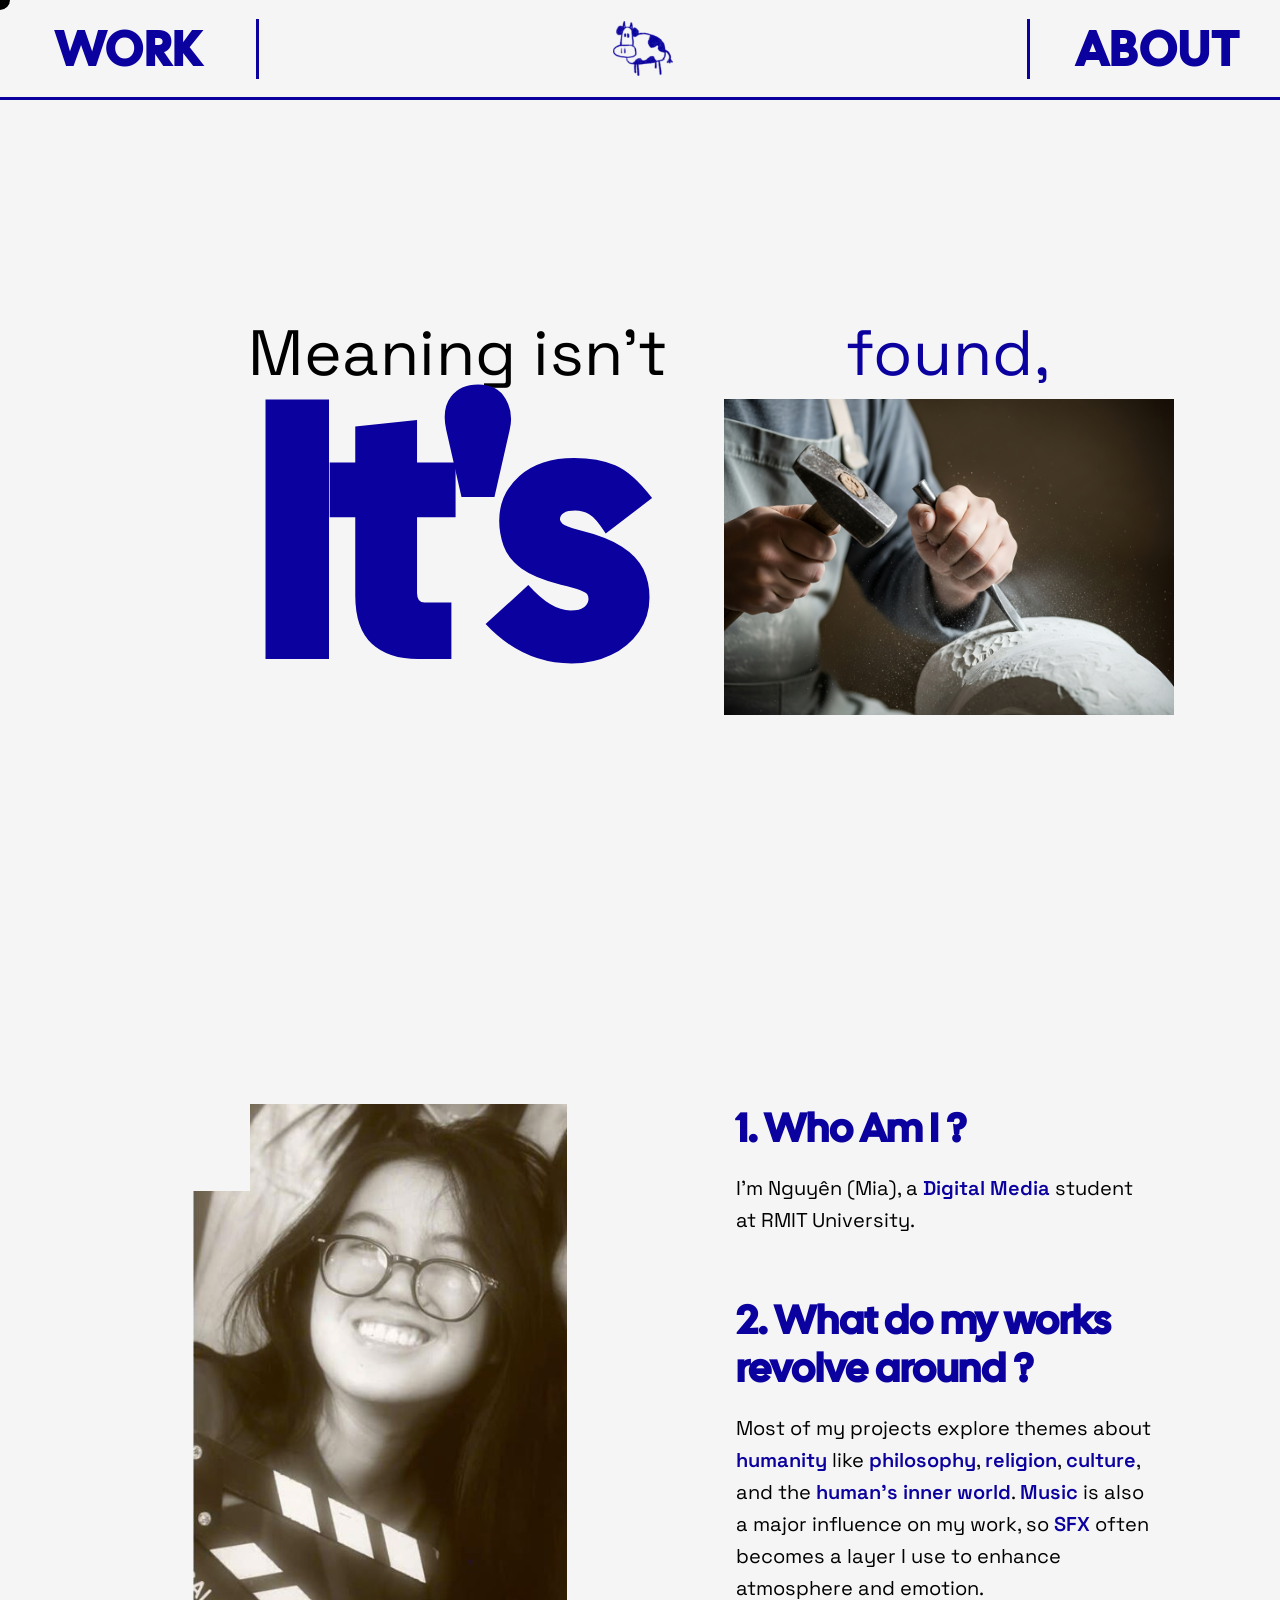
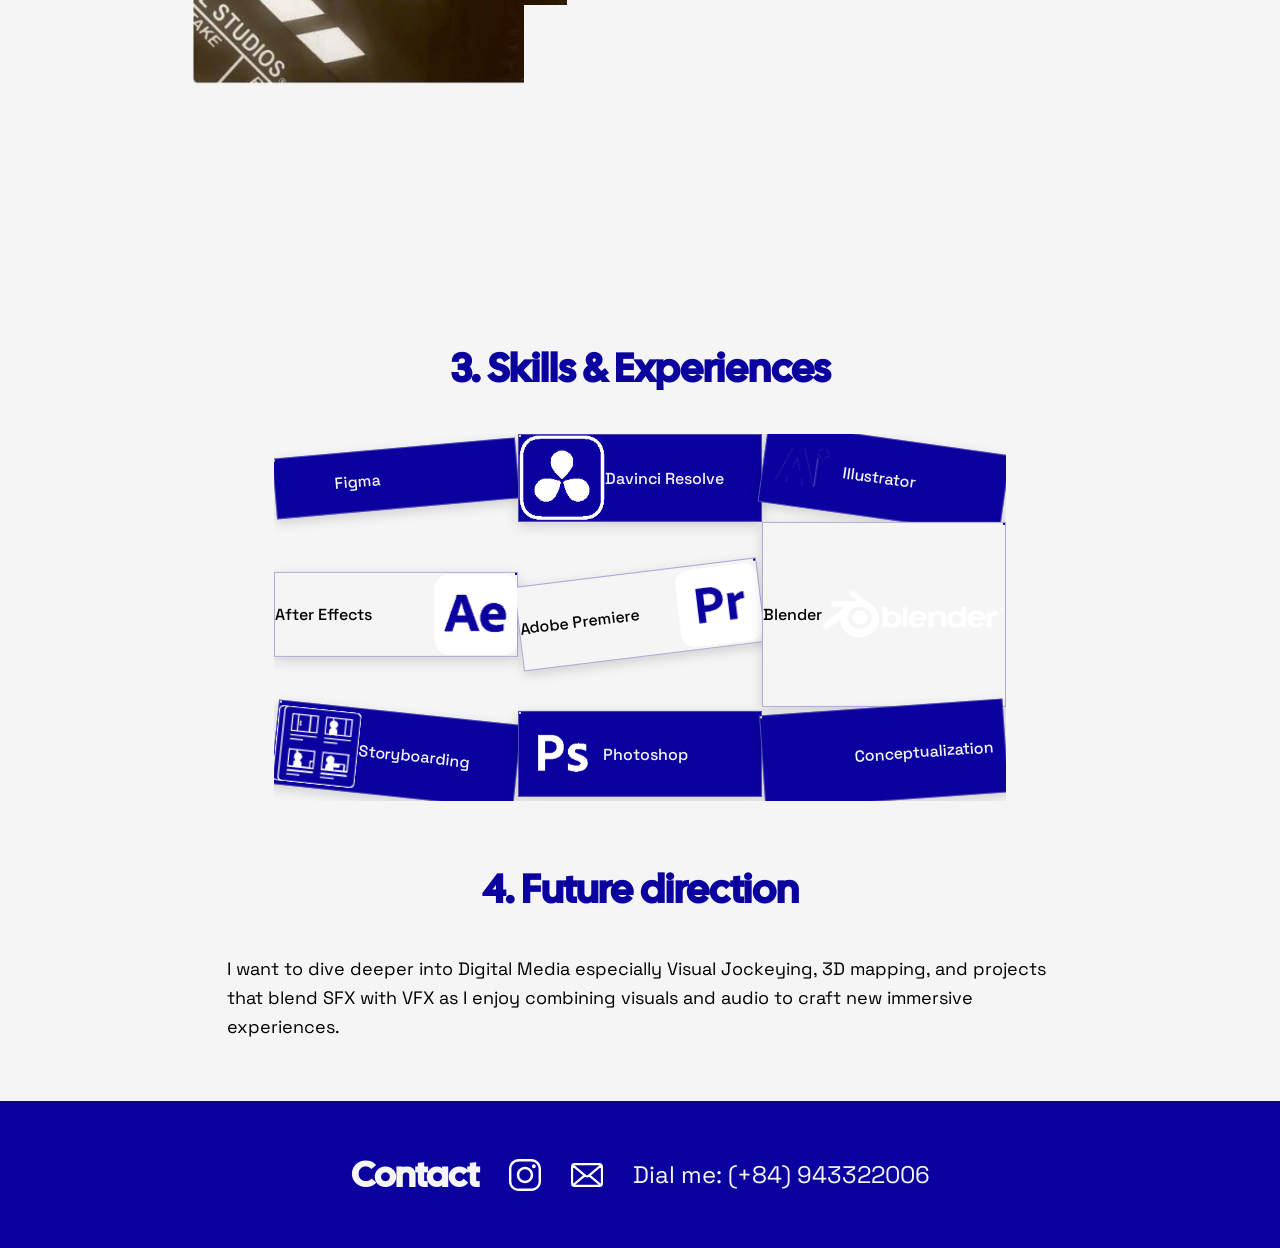
<file: about.html>
<!DOCTYPE html>
<html lang="en">
<head>
    <meta charset="UTF-8">
    <meta name="viewport" content="width=device-width, initial-scale=1.0">
    <title>LuckyCow - About</title>
    <link rel="preconnect" href="https://fonts.googleapis.com">
    <link rel="preconnect" href="https://fonts.gstatic.com" crossorigin>
    <link href="https://fonts.googleapis.com/css2?family=Cal+Sans&family=Space+Grotesk:wght@300..700&display=swap" rel="stylesheet">
    <link rel="stylesheet" href="about.css">
</head>
<body>
    <div class="container">
        <!-- Navigation Bar -->
        <nav class="navigation">
            <a href="work.html" class="nav-item work">WORK</a>
            <div class="nav-divider"></div>
            <a href="index.html" class="nav-item cow-icon">
                <img src="assets a2/menu/con bo logo Frame.svg" alt="Cow Icon" class="cow-logo">
            </a>
            <div class="nav-divider"></div>
            <div class="nav-item about active">ABOUT</div>
        </nav>

        <!-- Main Content Area -->
        <div class="quote-container">
            <main class="main-content">
                <!-- Quote Hero Section - Two Row Structure -->
                <div class="quote-hero">
                    <!-- Row 1: Meaning isn't -->
                    <div class="quote-row-1">
                        <span class="text-small black">Meaning isn't</span>
                    </div>
                    <!-- found, below Meaning isn't -->
                    <div class="quote-row-found">
                        <span class="text-small blue quote-found">found,</span>
                    </div>
                    
                    <!-- Row 2: It's and image -->
                    <div class="quote-row-2">
                        <div class="text-large blue">It's</div>
                        <img src="assets a2/hammer and chisel.svg" alt="Hammer and Chisel" class="about-image">
                    </div>
                </div>
            </main>
        </div>

        <!-- About Me Section -->
        <section class="about-me-section">
            <div class="photo-container">
                <img src="assets a2/about/me port.svg" alt="Portrait" class="portrait-image">
                <div class="overlay-box box-1"></div>
                <div class="overlay-box box-2"></div>
            </div>
            <div class="about-text-content">
                <div class="about-item">
                    <h2 class="about-heading">1. Who Am I ?</h2>
                    <p class="about-text">I'm Nguyên (Mia), a <span class="highlight">Digital Media</span> student at RMIT University.</p>
                </div>
                <div class="about-item">
                    <h2 class="about-heading">2. What do my works revolve around ?</h2>
                    <p class="about-text">Most of my projects explore themes about <span class="highlight">humanity</span> like <span class="highlight">philosophy</span>, <span class="highlight">religion</span>, <span class="highlight">culture</span>, and the <span class="highlight">human's inner world</span>. <span class="highlight">Music</span> is also a major influence on my work, so <span class="highlight">SFX</span> often becomes a layer I use to enhance atmosphere and emotion.</p>
                </div>
            </div>
        </section>

        <!-- Skills & Experiences Section -->
        <section class="skills-section">
            <h2 class="skills-heading">3. Skills & Experiences</h2>
            <div class="skills-container">
                <!-- Row 1: All Blue - Logo on Left -->
                <div class="skill-tag">
                    <img src="assets a2/about q3/figma logo blue.svg" alt="Figma" class="skill-icon">
                    <span class="skill-text">Figma</span>
                </div>
                <div class="skill-tag">
                    <img src="assets a2/about q3/davinci resolve logo blue.svg" alt="Davinci Resolve" class="skill-icon">
                    <span class="skill-text">Davinci Resolve</span>
                </div>
                <div class="skill-tag">
                    <img src="assets a2/about q3/illustrator logo blue.svg" alt="Illustrator" class="skill-icon">
                    <span class="skill-text">Illustrator</span>
                </div>
                <!-- Row 2: All White - Logo on Right -->
                <div class="skill-tag">
                    <img src="assets a2/about q3/after effect icon blue.svg" alt="After Effects" class="skill-icon">
                    <span class="skill-text">After Effects</span>
                </div>
                <div class="skill-tag">
                    <img src="assets a2/about q3/premiere logo blue.svg" alt="Adobe Premiere" class="skill-icon">
                    <span class="skill-text">Adobe Premiere</span>
                </div>
                <div class="skill-tag">
                    <span class="skill-text">Blender</span>
                    <img src="assets a2/about q3/blender logo.svg" alt="Blender" class="skill-icon">
                </div>
                <!-- Row 3: All Blue - Logo on Left -->
                <div class="skill-tag">
                    <img src="assets a2/about q3/storyboarding icon blue.svg" alt="Storyboarding" class="skill-icon">
                    <span class="skill-text">Storyboarding</span>
                </div>
                <div class="skill-tag">
                    <img src="assets a2/about q3/photoshop icon blue.svg" alt="Photoshop" class="skill-icon">
                    <span class="skill-text">Photoshop</span>
                </div>
                <div class="skill-tag">
                    <img src="assets a2/about q3/conceptualization icon blue.svg" alt="Conceptualization" class="skill-icon">
                    <span class="skill-text">Conceptualization</span>
                </div>
            </div>
        </section>

        <!-- Future Direction Section -->
        <section class="future-section">
            <h2 class="future-heading">4. Future direction</h2>
            <p class="future-text">I want to dive deeper into Digital Media especially Visual Jockeying, 3D mapping, and projects that blend SFX with VFX as I enjoy combining visuals and audio to craft new immersive experiences.</p>
        </section>

        <!-- Contact Section -->
        <section class="contact-section">
            <div class="contact-content">
                <h2 class="contact-heading">Contact</h2>
                <div class="contact-info">
                    <a href="https://www.instagram.com/hello.nguyendo/" target="_blank" rel="noopener noreferrer" class="contact-link">
                        <img src="assets a2/contact/instagram logo blue.svg" alt="Instagram" class="contact-icon">
                    </a>
                    <a href="mailto:hello.nguyendo@gmail.com" class="contact-link">
                        <img src="assets a2/contact/gmail logo blue.svg" alt="Email" class="contact-icon">
                    </a>
                    <span class="contact-phone">Dial me: (+84) 943322006</span>
                </div>
            </div>
        </section>
    </div>
    
    <!-- Custom Cursor -->
    <div class="custom-cursor" id="customCursor"></div>
    
    <script src="cursor.js"></script>
</body>
</html>
</file>
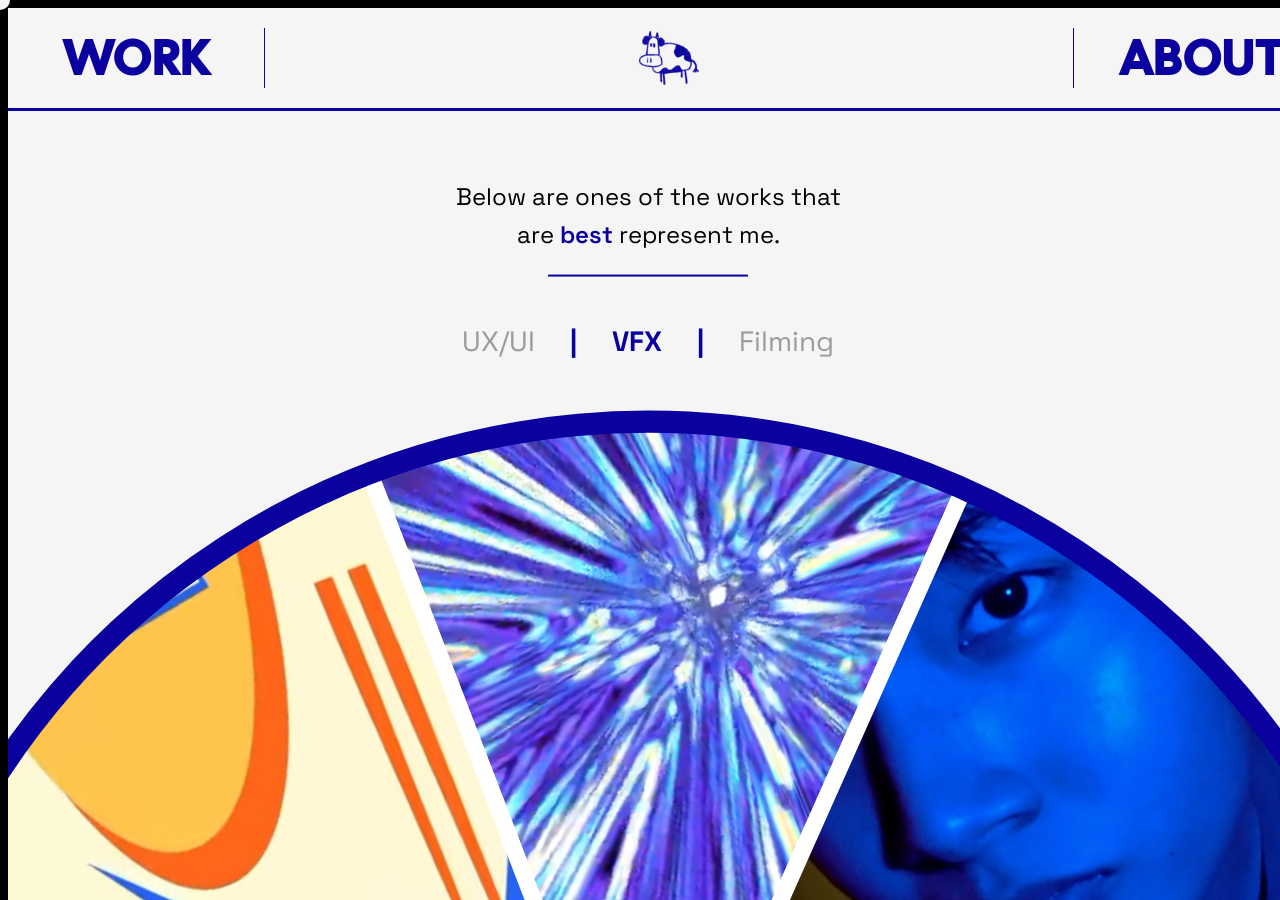
<file: work.html>
<!DOCTYPE html>
<html lang="en">
<head>
    <meta charset="UTF-8">
    <meta name="viewport" content="width=device-width, initial-scale=1.0">
    <title>LuckyCow - Work</title>
    <link rel="preconnect" href="https://fonts.googleapis.com">
    <link rel="preconnect" href="https://fonts.gstatic.com" crossorigin>
    <link href="https://fonts.googleapis.com/css2?family=Cal+Sans&family=Space+Grotesk:wght@300..700&display=swap" rel="stylesheet">
    <link rel="stylesheet" href="work.css">
</head>
<body>
    <div class="container">
        <!-- Navigation Bar -->
        <nav class="navigation">
            <div class="nav-item work active">WORK</div>
            <div class="nav-divider"></div>
            <a href="index.html" class="nav-item cow-icon">
                <img src="assets a2/menu/con bo logo Frame.svg" alt="Cow Icon" class="cow-logo">
            </a>
            <div class="nav-divider"></div>
            <a href="about.html" class="nav-item about">ABOUT</a>
        </nav>

        <!-- Main Content Area -->
        <main class="main-content">
            <!-- Introductory Text -->
            <div class="intro-text">
                <p>Below are ones of the works that<br>
                are <span class="highlight">best</span> represent me.</p>
                <div class="intro-line"></div>
            </div>

            <!-- Skill Categories -->
            <div class="skill-categories">
                <span class="skill-category inactive">UX/UI</span>
                <span class="skill-divider">|</span>
                <span class="skill-category active">VFX</span>
                <span class="skill-divider">|</span>
                <span class="skill-category inactive">Filming</span>
            </div>

            <!-- Work Wheel/Donut -->
            <section class="work-wheel">
                <div class="wheel-viewport">
                    <svg id="wheelSvg" class="wheel-svg" viewBox="-100 -100 600 600" preserveAspectRatio="xMidYMid meet">
                        <defs id="patterns-container"></defs>
                        <g id="slices-container" transform="translate(200, 200)"></g>
                        <!-- Inner circle (hole) -->
                        <circle cx="200" cy="200" r="90" fill="#f5f5f5"/>
                        <!-- Outer circle frame will be added dynamically by JavaScript -->
                    </svg>
                    <!-- Wheel title inside inner circle -->
                    <div class="wheel-center">
                        <p id="wheelTitle" class="wheel-title">Select a project</p>
                    </div>
                </div>
            </section>

    </div>

    <!-- ============================================
         WORK DETAIL MODAL
         ============================================ -->
    <div class="work-modal" id="workModal">
        <div class="work-modal-overlay"></div>
        <div class="work-modal-content">
            <!-- Close Button -->
            <button class="work-modal-close" id="workModalClose">&times;</button>

            <div class="work-modal-container">
                <!-- Left: Video Card -->
                <div class="work-modal-left">
                    <div class="video-card">
                        <div class="video-card-video">
                            <!-- YouTube iframe or PDF preview -->
                            <iframe id="workModalVideo" 
                                    class="video-card-iframe"
                                    width="100%" 
                                    height="100%" 
                                    src="" 
                                    title="YouTube video player" 
                                    allow="accelerometer; autoplay; clipboard-write; encrypted-media; gyroscope; picture-in-picture" 
                                    allowfullscreen>
                            </iframe>
                            <iframe id="workModalPdf" 
                                    class="video-card-iframe pdf-preview"
                                    width="100%" 
                                    height="100%" 
                                    src="" 
                                    style="display: none;"
                                    title="PDF preview">
                            </iframe>
                        </div>
                        <div class="video-card-info">
                            <p class="video-card-title" id="workModalVideoTitle">Project Title</p>
                            <svg class="youtube-icon" viewBox="0 0 24 24" width="16" height="16">
                                <path fill="currentColor" d="M23.498 6.186a3.016 3.016 0 0 0-2.122-2.136C19.505 3.545 12 3.545 12 3.545s-7.505 0-9.377.505A3.017 3.017 0 0 0 .502 6.186C0 8.07 0 12 0 12s0 3.93.502 5.814a3.016 3.016 0 0 0 2.122 2.136c1.871.505 9.376.505 9.376.505s7.505 0 9.377-.505a3.015 3.015 0 0 0 2.122-2.136C24 15.93 24 12 24 12s0-3.93-.502-5.814zM9.545 15.568V8.432L15.818 12l-6.273 3.568z"/>
                            </svg>
                        </div>
                    </div>
                </div>

                <!-- Right: Text Content -->
                <div class="work-modal-right">
                    <div class="work-modal-text">
                        <h2 class="work-modal-title" id="workModalTitle">Assignment 2</h2>
                        <p class="work-modal-description" id="workModalDescription">
                            A combination of both filming and post-editing, I have got to play with color-lighting and cool VFXs like Zoe-trope effects using both Blender and DaVinci Resolve program. I am very much enjoyed this assignment!
                        </p>
                    </div>
                </div>
            </div>
        </div>
    </div>
    
    <!-- Custom Cursor -->
    <div class="custom-cursor" id="customCursor"></div>
    
    <script src="cursor.js"></script>
    <script src="wheel.js"></script>
    <script src="work-modal.js"></script>
    
</body>
</html>
</file>
<file: about.css>
* {
    margin: 0;
    padding: 0;
    box-sizing: border-box;
}

body {
    font-family: 'Space Grotesk', sans-serif;
    background-color: #000;
    overflow-x: hidden;
    min-height: 100vh;
    display: flex;
    justify-content: center;
    align-items: center;
    cursor: default;
}

.custom-cursor {
    width: 20px;
    height: 20px;
    border-radius: 50%;
    background-color: #f5f5f5;
    position: fixed;
    pointer-events: none;
    z-index: 10000;
    transform: translate(-50%, -50%);
    transition: background-color 0.2s ease;
    mix-blend-mode: difference;
}

.container {
    background-color: #f5f5f5;
    width: 1440px;
    min-height: 100vh;
    display: flex;
    flex-direction: column;
    position: relative;
    padding: 0;
    max-width: 100%;
    margin-left: auto;
    margin-right: auto;
    overflow-y: auto; /* Allow vertical scrolling */
}

/* Quote Container - 1440px x 1024px */
.quote-container {
    width: 1440px;
    max-width: 100%; /* Make responsive */
    height: 1024px;
    position: relative;
    background-color: #f5f5f5;
    overflow: hidden; /* Clip image-container if it extends beyond */
    margin: 0 auto; /* Center the container */
}

/* Navigation Bar */
.navigation {
    display: flex;
    align-items: center;
    background-color: rgba(245, 245, 245, 0.8); /* 80% opacity - keep about page color */
    backdrop-filter: blur(15px) saturate(180%); /* Blur effect for background */
    -webkit-backdrop-filter: blur(15px) saturate(180%); /* Safari support */
    padding: 0; /* Match homepage - no padding */
    border-bottom: 3px solid #0B019E; /* Keep about page color */
    height: 120px; /* Match homepage height */
    position: fixed; /* Stay fixed in viewport when scrolling */
    top: 0;
    left: 0;
    width: 100%; /* Full width */
    z-index: 100;
}

.nav-item {
    font-family: 'Cal Sans', sans-serif;
    display: flex;
    align-items: center;
    justify-content: center;
    padding: 0;
    color: #0B019E;
    font-size: 64px;
    font-weight: bold;
    text-transform: uppercase;
    letter-spacing: 2px;
    background-color: transparent; /* Transparent to show navigation's 80% opacity background */
    transition: background-color 0.3s ease;
    cursor: pointer;
    height: 100%;
    text-decoration: none;
}

.nav-item.work,
.nav-item.about {
    flex: 0 0 20%; /* Match homepage flex values */
}

.nav-item.cow-icon {
    flex: 0 0 60%; /* Match homepage flex values */
}

.nav-item:hover {
    background-color: rgba(11, 1, 158, 0.05);
}

.nav-item.active {
    color: #0B019E;
}

.nav-divider {
    width: 3px; /* Match homepage divider width */
    height: 80px; /* Match homepage divider height */
    background-color: #0B019E; /* Keep about page color */
    flex-shrink: 0;
}

.cow-icon {
    padding: 20px;
    display: flex;
    align-items: center;
    justify-content: center;
    height: 100%;
}

.cow-logo {
    width: 80px;
    height: 80px;
    object-fit: contain;
}

/* Main Content */
.main-content {
    flex: 1;
    position: relative;
    display: flex;
    align-items: center;
    justify-content: center;
    padding: 100px 80px;
    background-color: transparent;
    overflow: visible;
    height: 100%;
    width: 100%;
    box-sizing: border-box;
    max-width: 100%;
}

/* Quote Hero Section - Refactored to two-row structure */
.quote-hero {
    display: flex;
    flex-direction: column;
    width: 100%;
    max-width: 100%;
    position: relative;
    transform: translateY(0); /* Centered vertically */
}

/* Row 1: Meaning isn't */
.quote-row-1 {
    width: 100%;
    margin-bottom: 0;
    padding-left: 15%; /* Align with "It's" position */
    padding-right: 0;
}

/* Row for found, below Meaning isn't */
.quote-row-found {
    width: 100%;
    margin-bottom: 0;
    padding-left: 15%; /* Align with "It's" position */
    padding-right: 0;
    display: flex;
    justify-content: flex-end;
    position: absolute;
    top: 0; /* Align with quote-row-1 y position */
}

.quote-found {
    white-space: nowrap;
    margin-right: 150px; /* Maintain horizontal position */
}

/* Row 2: It's and image */
.quote-row-2 {
    display: flex;
    align-items: flex-start; /* Align top of "It's" and image */
    gap: 40px; /* Space between "It's" and image */
    width: 100%;
    padding-left: 15%; /* Align with row 1 */
}

.text-small {
    font-family: 'Space Grotesk', sans-serif;
    font-size: 85px; /* Standard version font size */
    line-height: 1.4;
    letter-spacing: 0.5px;
    font-weight: normal;
}

.text-small.black {
    color: #000;
}

.text-small.blue {
    color: #0B019E;
}

.text-large {
    font-family: 'Cal Sans', sans-serif;
    font-size: 400px; /* Standard version font size */
    font-weight: bold;
    line-height: 0.9;
    letter-spacing: -4px;
    margin-top: -20px;
    margin-left: 0; /* Reset - now positioned by quote-row-2 padding */
    flex-shrink: 0; /* Prevent "It's" from shrinking */
}

.text-large.blue {
    color: #0B019E;
}

/* Image - now directly in quote-row-2, no container wrapper needed */

.about-image {
    width: 450px !important; /* Larger than "It's" (400px) */
    height: auto !important; /* Maintain aspect ratio */
    aspect-ratio: 650 / 456; /* Original aspect ratio (489:343 ≈ 650:456) */
    object-fit: cover; /* Maintain aspect ratio and fill the dimensions */
    margin-top: 0;
    margin-left: 5%; /* Move to the right by 5% */
    flex-shrink: 0; /* Prevent image from shrinking */
    min-width: 450px !important; /* Larger than "It's" (400px) */
}

/* Make elements responsive based on viewport width */
@media (min-width: 1441px) {
    .text-small {
        font-size: calc(85px * (100vw / 1440px));
    }
    
    .text-large {
        font-size: calc(400px * (100vw / 1440px));
    }
    
    .about-image {
        width: calc(450px * (100vw / 1440px)) !important; /* Larger than "It's" (400px) */
        height: auto; /* Maintain aspect ratio */
        aspect-ratio: 650 / 456; /* Original aspect ratio */
        margin-top: 0;
        margin-left: 5%; /* Move to the right by 5% */
    }
}

/* About Me Section - Base Styles (1440x1024) */
.about-me-section {
    display: flex;
    align-items: flex-start;
    justify-content: space-between;
    padding: 80px 120px;
    background-color: #f5f5f5;
    gap: 96px;
    min-height: 800px;
}

.photo-container {
    flex: 0 0 50%;
    position: relative;
    max-width: 50%;
    display: flex;
    align-items: center;
    justify-content: center;
}

.portrait-image {
    max-width: 72%; /* Scaled down by 10% from 80% */
    height: auto;
    object-fit: cover;
    object-position: center;
    position: relative;
    z-index: 1;
    transform: none;
}

.overlay-box {
    position: absolute;
    background-color: #f5f5f5;
    z-index: 2;
}

.box-1 {
    width: 25%;
    aspect-ratio: 3 / 2;
    top: 0%;
    left: 0%; /* Move to left edge to cover unwanted space */
    z-index: 3;
}

.box-2 {
    width: 22.22%;
    aspect-ratio: 16 / 11;
    bottom: 0%;
    right: 0%; /* Move to right edge to cover unwanted space */
    z-index: 3;
}

.about-text-content {
    flex: 0 0 50%;
    display: flex;
    flex-direction: column;
    gap: 60px;
    max-width: 50%;
    padding-top: 0;
    padding-right: 10%; /* Add right padding so words won't be too close to the right side */
}

.about-item {
    display: flex;
    flex-direction: column;
    gap: 0;
}

.about-heading {
    font-family: 'Cal Sans', sans-serif;
    font-size: 60px;
    font-weight: bold;
    color: #0B019E;
    margin: 0;
    line-height: 1.2;
    margin-bottom: 20px;
}

.about-text {
    font-family: 'Space Grotesk', sans-serif;
    font-size: 24px;
    color: #000;
    line-height: 1.6;
    margin: 0;
}

.about-text .highlight {
    color: #0B019E;
    font-weight: 600;
}

/* Skills & Experiences Section */
.skills-section {
    padding: calc(80px * (100vw / 1440px)) calc(120px * (100vw / 1440px)); /* Responsive padding based on 1440px */
    background-color: #f5f5f5;
    display: flex;
    flex-direction: column;
    transform: translateY(10%); /* Move skills-section down by 10% */
    align-items: center;
    justify-content: center;
    width: 100%;
    box-sizing: border-box;
}

.skills-heading {
    font-family: 'Cal Sans', sans-serif;
    font-size: calc(60px * (100vw / 1440px)); /* Responsive font size based on 1440px */
    font-weight: bold;
    color: #0B019E;
    margin-bottom: calc(30px * (100vw / 1440px)); /* Responsive margin based on 1440px */
    position: relative;
    top: calc(40px * (100vw / 1440px)); /* Responsive top position based on 1440px */
    text-align: center;
}

.skills-container {
    display: grid;
    grid-template-columns: repeat(3, 1fr);
    gap: 0;
    width: calc(100% - 240px * (100vw / 1440px)); /* Responsive width based on 1440px */
    max-width: none;
    position: relative;
    padding: calc(40px * (100vw / 1440px)); /* Responsive padding based on 1440px */
    margin: 0 auto;
    align-items: center;
    justify-items: center;
    box-sizing: border-box;
    overflow: hidden;
}

.skill-tag {
    background-color: #0B019E;
    color: #f5f5f5;
    padding: calc(20px * (100vw / 1440px)) calc(30px * (100vw / 1440px)); /* Responsive padding based on 1440px */
    border-radius: 0;
    border: 1px solid rgba(245, 245, 245, 0.3);
    display: flex;
    align-items: center;
    justify-content: center;
    gap: calc(12px * (100vw / 1440px)); /* Responsive gap based on 1440px */
    font-family: 'Space Grotesk', sans-serif;
    font-size: calc(24px * (100vw / 1440px)); /* Responsive font size based on 1440px */
    font-weight: 500;
    position: relative;
    box-shadow: 0 4px 12px rgba(0, 0, 0, 0.15);
    transition: transform 0.3s ease, z-index 0.3s ease;
    cursor: pointer;
    transform: none;
    box-sizing: border-box;
    width: 100%;
    max-width: 100%;
    overflow: visible; /* Changed from hidden to visible so backgrounds show */
    min-width: 0;
}

/* Row 1: All Blue - Logo on Left */
.skill-tag:nth-child(1) {
    background-color: #0B019E;
    color: #f5f5f5;
    border-color: rgba(245, 245, 245, 0.3);
    justify-content: flex-start;
    transform: rotate(-5deg); /* Rotate Figma */
}

.skill-tag:nth-child(2) {
    background-color: #0B019E;
    color: #f5f5f5;
    border-color: rgba(245, 245, 245, 0.3);
    justify-content: flex-start;
}

.skill-tag:nth-child(3) {
    background-color: #0B019E;
    color: #f5f5f5;
    border-color: rgba(245, 245, 245, 0.3);
    justify-content: flex-start;
    transform: rotate(8deg); /* Rotate Illustrator */
}

/* Illustrator background - rotate with skill-tag */
.skill-tag:nth-child(3)::before {
    transform: rotate(8deg); /* Match skill-tag rotation */
    transform-origin: top left; /* Rotate from top-left corner */
}

/* Row 2: All White - Logo on Right */
.skill-tag:nth-child(4) {
    background-color: #f5f5f5;
    color: #000;
    border-color: rgba(11, 1, 158, 0.3);
    justify-content: space-between;
    flex-direction: row-reverse;
}

.skill-tag:nth-child(5) {
    background-color: #f5f5f5;
    color: #000;
    border-color: rgba(11, 1, 158, 0.3);
    justify-content: space-between;
    flex-direction: row-reverse;
    transform: rotate(-7deg); /* Rotate Adobe Premiere */
    --icon-rotation: -7deg; /* Pass rotation to background */
}

.skill-tag:nth-child(6) {
    background-color: #f5f5f5;
    color: #000;
    border-color: rgba(11, 1, 158, 0.3);
    justify-content: space-between;
    flex-direction: row; /* Normal direction: text left, icon right */
}

/* Row 3: All Blue - Logo on Left */
.skill-tag:nth-child(7) {
    background-color: #0B019E;
    color: #f5f5f5;
    border-color: rgba(245, 245, 245, 0.3);
    justify-content: flex-start;
    transform: rotate(6deg); /* Rotate Storyboarding */
}

/* Storyboarding background - rotate with skill-tag */
.skill-tag:nth-child(7)::before {
    left: 0 !important; /* Force to left edge */
    top: 0 !important; /* Force to top edge */
    right: auto !important;
    transform: rotate(6deg); /* Match skill-tag rotation */
    transform-origin: top left; /* Rotate from top-left corner */
}

.skill-tag:nth-child(8) {
    background-color: #0B019E;
    color: #f5f5f5;
    border-color: rgba(245, 245, 245, 0.3);
    justify-content: flex-start;
}

.skill-tag:nth-child(9) {
    background-color: #0B019E;
    color: #f5f5f5;
    border-color: rgba(245, 245, 245, 0.3);
    justify-content: flex-start;
    transform: rotate(-4deg); /* Rotate Conceptualization */
}

/* Conceptualization background - rotate with skill-tag */
.skill-tag:nth-child(9)::before {
    left: 0 !important; /* Force to left edge */
    top: 0 !important; /* Force to top edge */
    right: auto !important;
    transform: rotate(-4deg); /* Match skill-tag rotation */
    transform-origin: top left; /* Rotate from top-left corner */
}

.skill-tag:hover {
    z-index: 100;
}

/* Preserve rotation on hover for rotated items */
.skill-tag:nth-child(1):hover {
    transform: rotate(-5deg) scale(1.05);
}

.skill-tag:nth-child(3):hover {
    transform: rotate(8deg) scale(1.05);
}

.skill-tag:nth-child(5):hover {
    transform: rotate(-7deg) scale(1.05);
}

.skill-tag:nth-child(7):hover {
    transform: rotate(6deg) scale(1.05);
}

.skill-tag:nth-child(9):hover {
    transform: rotate(-4deg) scale(1.05);
}

.skill-icon {
    height: calc(63px * (100vw / 1440px)) !important; /* Responsive icon size based on 1440px */
    width: calc(63px * (100vw / 1440px)) !important; /* Responsive icon size based on 1440px */
    aspect-ratio: 1;
    object-fit: contain;
    padding: 0;
    box-sizing: border-box;
    flex-shrink: 0;
    display: block;
    position: relative;
    z-index: 2; /* Icon on top of background */
    background: transparent !important; /* Remove any background from icon */
    border: none !important; /* Remove any border from icon */
}

/* Separate background box using parent container's ::before */
.skill-tag {
    position: relative;
}

/* Background for icons - positioned relative to skill-tag */
.skill-tag::before {
    content: '';
    position: absolute;
    width: calc(100px * (100vw / 1440px)); /* Responsive background size based on 1440px */
    height: calc(100px * (100vw / 1440px)); /* Responsive background size based on 1440px */
    background-color: #f5f5f5;
    border: 1px solid rgba(0, 0, 0, 0.1);
    z-index: 1;
    box-sizing: border-box;
    display: none; /* Hide by default, show only for specific items */
}

/* Show background for blue cards (rows 1 & 3) - move to top-left corner */
.skill-tag:nth-child(1)::before,
.skill-tag:nth-child(2)::before,
.skill-tag:nth-child(3)::before,
.skill-tag:nth-child(7)::before,
.skill-tag:nth-child(8)::before,
.skill-tag:nth-child(9)::before {
    display: block;
    background-color: #f5f5f5;
    border-color: rgba(0, 0, 0, 0.1);
    left: 0 !important; /* Force to left edge */
    top: 0 !important; /* Force to top edge */
    right: auto !important; /* Remove any right positioning */
    transform: none; /* Remove any transform initially */
}

/* Position background for icons on the left (blue cards) - move to top-left corner */
.skill-tag:nth-child(1)::before,
.skill-tag:nth-child(2)::before,
.skill-tag:nth-child(3)::before,
.skill-tag:nth-child(7)::before,
.skill-tag:nth-child(8)::before,
.skill-tag:nth-child(9)::before {
    left: 0 !important; /* Move to left edge */
    top: 0 !important; /* Move to top edge */
    right: auto !important;
    transform: none !important; /* Remove centering transform */
}

/* Show background for white cards (row 2) - blue frames - move to top-right corner */
.skill-tag:nth-child(4)::before,
.skill-tag:nth-child(5)::before {
    display: block;
    background-color: #0B019E; /* Blue background for white cards */
    border-color: rgba(11, 1, 158, 0.3);
    right: 0; /* Move to right edge of skill-tag */
    top: 0; /* Move to top edge of skill-tag */
    transform: none; /* Remove centering transform */
}

/* Blender - rectangular background - match icon size, center behind icon on right */
.skill-tag:nth-child(6) .skill-icon {
    width: calc(80px * (100vw / 1440px)) !important; /* Larger logo - increased from 63px */
    height: calc(80px * (100vw / 1440px)) !important; /* Larger logo - increased from 63px */
    aspect-ratio: 1 !important; /* Force square aspect ratio */
    object-fit: contain; /* Maintain logo proportions within square */
}

.skill-tag:nth-child(6)::before {
    display: block;
    background-color: #0B019E; /* Blue background for white cards */
    border-color: rgba(11, 1, 158, 0.3);
    width: calc(120px * (100vw / 1440px)); /* Longer background - increased from 100px */
    height: calc(120px * (100vw / 1440px)); /* Taller background - increased from 100px */
    right: 0; /* Move to right edge of skill-tag */
    top: 0; /* Move to top edge of skill-tag */
    transform: none; /* Remove centering transform */
}

/* Blue cards (rows 1 & 3) - white square frames */
.skill-tag:nth-child(1) .skill-icon::before,
.skill-tag:nth-child(2) .skill-icon::before,
.skill-tag:nth-child(3) .skill-icon::before,
.skill-tag:nth-child(7) .skill-icon::before,
.skill-tag:nth-child(8) .skill-icon::before,
.skill-tag:nth-child(9) .skill-icon::before {
    background-color: #f5f5f5;
    border-color: rgba(0, 0, 0, 0.1);
    width: calc(100px * (100vw / 1440px)); /* Responsive width based on 1440px */
    height: calc(100px * (100vw / 1440px)); /* Responsive height based on 1440px */
}

/* White cards (row 2) - blue square frames on right */
.skill-tag:nth-child(4) .skill-icon::before,
.skill-tag:nth-child(5) .skill-icon::before {
    background-color: #0B019E; /* Blue background for white cards */
    border-color: rgba(11, 1, 158, 0.3);
    width: calc(100px * (100vw / 1440px)); /* Responsive width based on 1440px */
    height: calc(100px * (100vw / 1440px)); /* Responsive height based on 1440px */
}

/* Blender logo - rectangular shape with blue frame */
.skill-tag:nth-child(6) .skill-icon::before {
    background-color: #0B019E; /* Blue background for white cards */
    border-color: rgba(11, 1, 158, 0.3);
    width: calc(100px * (100vw / 1440px)); /* Responsive width based on 1440px */
    height: calc(100px * (100vw / 1440px)); /* Responsive height based on 1440px */
}


.skill-text {
    white-space: nowrap;
    overflow: hidden;
    text-overflow: ellipsis;
    flex-shrink: 0;
}

/* Future Direction Section */
.future-section {
    padding: 80px 120px;
    background-color: #f5f5f5;
    display: flex;
    flex-direction: column;
    align-items: center;
}

.future-heading {
    font-family: 'Cal Sans', sans-serif;
    font-size: 60px;
    font-weight: bold;
    color: #0B019E;
    margin-bottom: 40px;
    text-align: center;
}

.future-text {
    font-family: 'Space Grotesk', sans-serif;
    font-size: 24px;
    color: #000; /* Changed to black */
    line-height: 1.6;
    width: 70%; /* Decreased to 70% so text can wrap and "3d mapping" goes to new line */
    max-width: 1000px;
    text-align: left; /* Left-align answer text */
}

/* Contact Section */
.contact-section {
    background-color: #0B019E;
    padding: 60px 120px;
    width: 100%;
    display: flex;
    align-items: center;
    justify-content: center;
}

.contact-content {
    display: flex;
    align-items: center;
    justify-content: center;
    width: 100%;
    max-width: 1200px;
    gap: 30px;
    margin: 0 auto;
}

.contact-heading {
    font-family: 'Cal Sans', sans-serif;
    font-size: 60px;
    font-weight: bold;
    color: #f5f5f5;
    margin: 0;
    flex-shrink: 0;
}

.contact-info {
    display: flex;
    align-items: center;
    gap: 30px;
}

.contact-link {
    display: flex;
    align-items: center;
    text-decoration: none;
}

.contact-icon {
    width: 40px;
    height: 40px;
    object-fit: contain;
    filter: brightness(0) invert(1);
}

.contact-phone {
    font-family: 'Space Grotesk', sans-serif;
    font-size: 24px;
    color: #f5f5f5;
    white-space: nowrap;
}

/* Responsive Design - Scaling from 1440x1024 base */

/* Smaller desktops (1024px - 1280px width) */
@media (max-width: 1280px) {
    .container {
        width: 100%;
        height: auto;
        min-height: 100vh;
    }
    
    .navigation {
        height: 100px; /* Match homepage */
    }
    
    .nav-item {
        font-size: 48px;
    }
    
    .nav-divider {
        height: 60px; /* Match homepage */
    }
    
    .cow-logo {
        width: 60px;
        height: 60px;
    }
    
    .main-content {
        padding: calc(100px * (100vw / 1440px)) calc(80px * (100vw / 1440px)); /* Match desktop padding proportionally */
        flex-direction: row; /* Match desktop layout - horizontal */
        align-items: center;
        justify-content: center;
    }
    
    .quote-row-1 {
        padding-left: 15%; /* Match desktop padding */
        padding-right: 0;
        margin-bottom: 0;
    }
    
    .quote-row-found {
        padding-left: 15%; /* Match desktop padding */
        padding-right: 0;
        margin-bottom: calc(5px * (100vw / 1440px)); /* Further reduced to bring It's and image even closer */
        display: flex;
        justify-content: flex-end;
    }
    
    .quote-found {
        margin-right: calc(150px * (100vw / 1440px)); /* Match desktop margin proportionally */
    }
    
    .quote-row-2 {
        padding-left: 15%; /* Match desktop padding */
        flex-direction: row; /* Match desktop - horizontal layout */
        align-items: flex-start; /* Match desktop alignment */
        gap: calc(40px * (100vw / 1440px)); /* Match desktop gap proportionally */
    }
    
    .text-small {
        font-size: 64px; /* Tablet standard: 64px for meaning isn't + found */
    }
    
    .text-large {
        font-size: 350px; /* Tablet standard: 350px for It's */
    }
    
    .about-image {
        width: calc(300px * (100vw / 1440px)) !important; /* Scaled down to 60% of original 500px */
        height: auto; /* Maintain aspect ratio */
        aspect-ratio: 650 / 456; /* Original aspect ratio */
        max-width: 100%;
    }
    
    .box-1 {
        width: 25%;
        aspect-ratio: 3 / 2;
        top: 0%;
        left: 0%; /* Move to left edge to cover unwanted space */
    }
    
    .box-2 {
        width: 22.22%;
        aspect-ratio: 16 / 11;
        bottom: 0%;
        right: 0%; /* Move to right edge to cover unwanted space */
    }
    
    .about-me-section {
        padding: calc(80px * (100vw / 1440px)) calc(120px * (100vw / 1440px)); /* Match desktop padding proportionally */
        gap: calc(100px * (100vw / 1440px)); /* Match desktop gap proportionally */
        flex-direction: row; /* Match desktop - horizontal layout */
    }
    
    .photo-container {
        flex: 0 0 50%; /* Match desktop - 50% width */
        max-width: 50%;
        width: 50%;
    }
    
    .about-text-content {
        flex: 0 0 50%; /* Match desktop - 50% width */
        max-width: 50%;
        padding-right: calc(10% * (100vw / 1440px)); /* Match desktop padding */
        gap: calc(60px * (100vw / 1440px)); /* Match desktop gap proportionally */
    }
    
    .about-heading {
        font-size: 40px; /* Tablet standard: 40px for questions 1-4 - already correct */
        margin-bottom: calc(20px * (100vw / 1440px)); /* Match desktop margin */
    }
    
    .about-text {
        font-size: 20px; /* Tablet standard: 20px for answers */
    }
    
    .portrait-image {
        max-width: calc(72% * (100vw / 1440px)); /* Scaled down by 10% from 80% */
    }
    
    .skills-section,
    .future-section {
        padding: 60px 50px;
        width: 100%;
        box-sizing: border-box;
    }
    
    .skills-heading,
    .future-heading {
        font-size: 40px;
        margin-bottom: 40px;
    }
    
    .skills-container {
        grid-template-columns: repeat(3, 1fr); /* Match desktop - 3 columns */
        gap: 0;
        padding: calc(40px * (100vw / 1440px)); /* Scale down proportionally */
        margin: 0 auto;
        width: calc(100% - 240px * (100vw / 1440px)); /* Scale down proportionally */
        max-width: none;
        box-sizing: border-box;
        align-items: center;
        justify-items: center;
        overflow: hidden;
    }
    
    .skill-tag {
        padding: calc(20px * (100vw / 1440px)) calc(30px * (100vw / 1440px)); /* Scale down proportionally */
        font-size: calc(24px * (100vw / 1440px)); /* Scale down proportionally */
    }
    
    .skill-icon {
        width: calc(63px * (100vw / 1440px)) !important; /* Responsive icon size based on 1440px */
        height: calc(63px * (100vw / 1440px)) !important; /* Responsive icon size based on 1440px */
    }
    
    .future-text {
        font-size: 18px;
        width: 70%; /* Responsive: maintain 70% width */
        text-align: left; /* Left-align answer text */
    }
    
    .contact-section {
        padding: 50px 50px;
    }
    
    .contact-heading {
        font-size: 36px; /* Tablet standard: 36px for contact heading */
    }
    
    .contact-icon {
        width: 32px;
        height: 32px;
    }
    
    .contact-phone {
        font-size: 24px; /* Tablet standard: 24px for dial me */
    }
}

/* Medium desktops (1281px - 1600px width) */
@media (min-width: 1281px) and (max-width: 1600px) {
    .container {
        width: 100%;
        max-width: 1600px;
        height: auto;
        min-height: 100vh;
    }
    
    .quote-container {
        width: 100%;
        max-width: 1600px;
        height: calc(1024px * (100vw / 1440px)); /* Responsive height */
        min-height: 1024px;
    }
    
    .navigation {
        height: 100px; /* Match homepage */
    }
    
    .nav-item {
        font-size: 56px;
    }
    
    .nav-divider {
        height: 60px; /* Match homepage */
    }
    
    .cow-logo {
        width: 70px;
        height: 70px;
    }
    
    .main-content {
        padding: 80px 60px;
    }
    
    .quote-row-1 {
        padding-left: 12%;
    }
    
    .quote-row-2 {
        padding-left: 12%;
        gap: 30px;
    }
    
    .text-small {
        font-size: calc(85px * (100vw / 1440px)); /* Responsive: 85px at 1440px */
    }
    
    .text-large {
        font-size: calc(400px * (100vw / 1440px)); /* Responsive: 400px at 1440px */
    }
    
    .about-image {
        width: calc(300px * (100vw / 1440px)) !important; /* Scaled down to 60% of original 500px */
        height: auto; /* Maintain aspect ratio */
        aspect-ratio: 650 / 456; /* Original aspect ratio */
        max-width: none !important; /* Remove max-width restriction to allow scaling */
        max-height: none !important; /* Remove max-height restriction */
    }
    
    .box-1 {
        width: 25%;
        aspect-ratio: 3 / 2;
        top: 0%;
        left: 12.5%;
    }
    
    .box-2 {
        width: 22.22%;
        aspect-ratio: 16 / 11;
        bottom: 0%;
        right: 12.5%;
    }
    
    .about-me-section {
        padding: 70px 80px;
        gap: 70px;
    }
    
    .about-heading {
        font-size: 50px;
    }
    
    .about-text {
        font-size: 20px;
    }
    
    .portrait-image {
        max-width: 67.5%; /* Scaled down by 10% from 75% */
    }
    
    .skills-section,
    .future-section {
        padding: 70px 80px;
        width: 100%;
        box-sizing: border-box;
    }
    
    .skills-heading,
    .future-heading {
        font-size: 50px;
        margin-bottom: 50px;
    }
    
    .skills-container {
        grid-template-columns: repeat(3, 1fr);
        gap: 0;
        padding: 40px;
        margin: 0 auto;
        width: calc(100% - 160px);
        max-width: none;
        box-sizing: border-box;
        align-items: center;
        justify-items: center;
        overflow: hidden;
    }
    
    .skill-tag {
        padding: 18px 25px;
        font-size: 20px;
    }
    
    .future-text {
        font-size: 20px;
        width: 70%; /* Responsive: maintain 70% width */
        text-align: left; /* Left-align answer text */
    }
    
    .contact-section {
        padding: 55px 80px;
    }
    
    .contact-heading {
        font-size: 50px;
    }
    
    .contact-icon {
        width: 36px;
        height: 36px;
    }
    
    .contact-phone {
        font-size: 20px;
    }
}

/* Standard desktop (1440x1024) - base styles already set above */

/* Large desktops (1601px - 1920px width) */
@media (min-width: 1601px) and (max-width: 1920px) {
    .container {
        width: 100%;
        max-width: 1920px;
        height: auto;
        min-height: 100vh;
    }
    
    .quote-container {
        width: 100%;
        max-width: 1920px;
        height: calc(1024px * (100vw / 1440px)); /* Responsive height - scales with viewport */
        min-height: 1024px;
    }
    
    .navigation {
        height: 110px; /* Match homepage */
    }
    
    .nav-item {
        font-size: 72px;
    }
    
    .nav-divider {
        height: 70px; /* Match homepage */
    }
    
    .cow-logo {
        width: 90px;
        height: 90px;
    }
    
    .main-content {
        padding: 110px 90px;
    }
    
    .quote-row-1 {
        padding-left: 10%;
    }
    
    .quote-row-2 {
        padding-left: 10%;
        gap: 35px;
    }
    
    .text-small {
        font-size: calc(85px * (100vw / 1440px)); /* Responsive: 85px at 1440px */
    }
    
    .text-large {
        font-size: calc(400px * (100vw / 1440px)); /* Responsive: 400px at 1440px */
    }
    
    .about-image {
        width: calc(500px * (100vw / 1440px)) !important; /* Reduced to 500px - larger than "It's" (400px) */
        height: auto !important; /* Maintain aspect ratio */
        aspect-ratio: 650 / 456; /* Original aspect ratio */
        max-width: none !important; /* Remove max-width restriction to allow scaling */
        max-height: none !important; /* Remove max-height restriction */
    }
    
    .box-1 {
        width: 25%;
        aspect-ratio: 3 / 2;
        top: 0%;
        left: 7.5%;
    }
    
    .box-2 {
        width: 22.22%;
        aspect-ratio: 16 / 11;
        bottom: 0%;
        right: 7.5%;
    }
    
    .about-me-section {
        padding: 100px 140px;
        gap: 115px;
    }
    
    .about-heading {
        font-size: 72px;
    }
    
    .about-text {
        font-size: 32px;
    }
    
    .portrait-image {
        max-width: 76.5%; /* Scaled down by 10% from 85% */
    }
    
    .skills-section,
    .future-section {
        padding: 100px 140px;
        width: 100%;
        box-sizing: border-box;
    }
    
    .skills-heading,
    .future-heading {
        font-size: 72px;
        margin-bottom: 70px;
    }
    
    .skills-container {
        grid-template-columns: repeat(3, 1fr);
        gap: 0;
        padding: 60px;
        margin: 0 auto;
        width: calc(100% - 280px);
        max-width: none;
        box-sizing: border-box;
        align-items: center;
        justify-items: center;
        overflow: hidden;
    }
    
    .skill-tag {
        padding: 25px 35px;
        font-size: 32px;
    }
    
    .skill-icon {
        width: calc(63px * (100vw / 1440px)) !important; /* Responsive icon size based on 1440px */
        height: calc(63px * (100vw / 1440px)) !important; /* Responsive icon size based on 1440px */
    }
    
    .future-text {
        font-size: 32px;
        width: 70%; /* Responsive: maintain 70% width */
        text-align: left; /* Left-align answer text */
    }
    
    .contact-section {
        padding: 80px 140px;
    }
    
    .contact-heading {
        font-size: 72px;
    }
    
    .contact-icon {
        width: 48px;
        height: 48px;
    }
    
    .contact-phone {
        font-size: 32px;
    }
}

/* Extra large desktops (1921px+) */
@media (min-width: 1921px) {
    .container {
        width: 100%;
        max-width: 2560px;
        height: auto;
        min-height: 100vh;
    }
    
    .quote-container {
        width: 100%;
        max-width: 100%;
        height: calc(1024px * (100vw / 1440px)); /* Responsive height - scales with viewport */
        min-height: 1024px;
    }
    
    .navigation {
        height: 150px; /* Match homepage */
    }
    
    .nav-item {
        font-size: 80px;
    }
    
    .nav-divider {
        height: 100px; /* Match homepage */
    }
    
    .cow-logo {
        width: 100px;
        height: 100px;
    }
    
    .main-content {
        padding: 120px 100px;
    }
    
    .quote-row-1 {
        padding-left: 8%;
    }
    
    .quote-row-2 {
        padding-left: 8%;
        gap: 40px;
    }
    
    .text-small {
        font-size: calc(85px * (100vw / 1440px)); /* Responsive: 85px at 1440px */
    }
    
    .text-large {
        font-size: calc(400px * (100vw / 1440px)); /* Responsive: 400px at 1440px */
    }
    
    .about-image {
        width: calc(500px * (100vw / 1440px)) !important; /* Reduced to 500px - larger than "It's" (400px) */
        height: auto !important; /* Maintain aspect ratio */
        aspect-ratio: 650 / 456; /* Original aspect ratio */
        max-width: none !important; /* Remove max-width restriction to allow scaling */
        max-height: none !important; /* Remove max-height restriction */
    }
    
    .box-1 {
        width: 25%;
        aspect-ratio: 3 / 2;
        top: 0%;
        left: 5%;
    }
    
    .box-2 {
        width: 22.22%;
        aspect-ratio: 16 / 11;
        bottom: 0%;
        right: 5%;
    }
    
    .about-me-section {
        padding: 120px 160px;
        gap: 130px;
    }
    
    .about-heading {
        font-size: 80px;
    }
    
    .about-text {
        font-size: 36px;
    }
    
    .portrait-image {
        max-width: 81%; /* Scaled down by 10% from 90% */
    }
    
    .skills-section,
    .future-section {
        padding: 120px 160px;
        width: 100%;
        box-sizing: border-box;
    }
    
    .skills-heading,
    .future-heading {
        font-size: 80px;
        margin-bottom: 80px;
    }
    
    .skills-container {
        grid-template-columns: repeat(3, 1fr);
        gap: 0;
        padding: 80px;
        margin: 0 auto;
        width: calc(100% - 320px);
        max-width: none;
        box-sizing: border-box;
        align-items: center;
        justify-items: center;
        overflow: hidden;
    }
    
    .skill-tag {
        padding: 30px 40px;
        font-size: 36px;
    }
    
    .skill-icon {
        width: calc(63px * (100vw / 1440px)) !important; /* Responsive icon size based on 1440px */
        height: calc(63px * (100vw / 1440px)) !important; /* Responsive icon size based on 1440px */
    }
    
    .future-text {
        font-size: 36px;
        width: 70%; /* Responsive: maintain 70% width */
        text-align: left; /* Left-align answer text */
    }
    
    .contact-section {
        padding: 100px 160px;
    }
    
    .contact-heading {
        font-size: 80px;
    }
    
    .contact-icon {
        width: 56px;
        height: 56px;
    }
    
    .contact-phone {
        font-size: 36px;
    }
}

/* Maintain aspect ratio for very small desktops */
@media (max-width: 1023px) {
    .container {
        width: 100%;
        height: auto;
        min-height: 100vh;
    }
    
    .navigation {
        height: 60px; /* Match homepage mobile navigation height */
        border-bottom: 2px solid #0B019E; /* Match homepage mobile border */
        padding: 0; /* Match homepage - no padding */
        gap: 0; /* Remove gap for mobile */
    }
    
    .nav-item {
        font-size: 24px; /* Match homepage mobile font size */
        letter-spacing: 1px; /* Match homepage mobile letter spacing */
    }
    
    .nav-item.work,
    .nav-item.about {
        flex: 0 0 25%; /* Match homepage mobile flex values */
    }
    
    .nav-item.cow-icon {
        flex: 0 0 50%; /* Match homepage mobile flex values */
    }
    
    .nav-divider {
        width: 2px; /* Match homepage mobile divider width */
        height: 40px; /* Match homepage mobile divider height */
        margin: 0; /* Remove margin for mobile */
    }
    
    .cow-logo {
        width: 40px; /* Match homepage mobile logo size */
        height: 40px; /* Match homepage mobile logo size */
    }
    
    .cow-icon {
        padding: 10px; /* Match homepage mobile padding */
    }
    
    .main-content {
        padding: 50px 30px;
        flex-direction: column;
        gap: 30px;
        margin-top: 20%; /* Move main-content down by 20% */
    }
    
    .quote-row-1 {
        padding-left: 0;
        padding-right: 0;
        margin-bottom: 0;
        transform: translateY(-120%); /* Move "meaning isn't" up by 120% for mobile */
    }
    
    .quote-row-found {
        padding-left: 0;
        padding-right: 0;
        margin-bottom: 2px; /* Further reduced to bring It's and image even closer */
        display: flex;
        justify-content: flex-end;
    }
    
    .quote-found {
        margin-right: 0;
    }
    
    .quote-row-2 {
        padding-left: 0;
        flex-direction: column;
        align-items: flex-start;
        gap: 10px;
        margin-top: 20%; /* Move It's and image down by 20% without affecting quote-row-1 */
    }
    
    .text-small {
        font-size: 64px; /* Mobile standard: 64px for meaning isn't and found */
        line-height: 1.2;
    }
    
    .text-large {
        font-size: 200px; /* Mobile standard: 200px for It's */
        line-height: 0.9;
        margin-top: 0;
        margin-bottom: 0;
    }
    
    .about-image {
        width: 304px !important; /* 70% larger than 179px (179 * 1.7 = 304.3px) */
        min-width: 304px !important; /* Override desktop min-width */
        height: auto !important; /* Maintain aspect ratio */
        aspect-ratio: 4 / 3; /* Landscape aspect ratio for mobile */
        max-width: 100%;
        object-fit: cover; /* Maintain aspect ratio */
        margin-top: 0;
        align-self: flex-start;
    }
    
    .box-1 {
        width: 25%;
        aspect-ratio: 3 / 2;
        top: 0%;
        left: 0%; /* Move to left edge to cover unwanted space */
    }
    
    .box-2 {
        width: 22.22%;
        aspect-ratio: 16 / 11;
        bottom: 0%;
        right: 0%; /* Move to right edge to cover unwanted space */
    }
    
    .about-me-section {
        padding: clamp(30px, 4vw, 40px) clamp(15px, 5vw, 20px); /* Responsive padding that scales with viewport */
        gap: clamp(30px, 4vw, 40px);
        flex-direction: column; /* Vertical layout: image first, then text */
        align-items: flex-start; /* Left-align everything */
    }
    
    .photo-container {
        flex: 0 0 auto;
        max-width: 100%;
        width: 100%;
        display: flex;
        justify-content: center; /* Center the image horizontally */
        align-items: center;
    }
    
    .portrait-image {
        max-width: 90%; /* Scaled down by 10% from 100% */
        width: 90%; /* Scaled down by 10% from 100% */
    }
    
    .about-text-content {
        flex: 0 0 auto;
        max-width: 100%;
        width: 100%;
        padding-right: 0; /* Remove right padding for mobile */
        gap: clamp(25px, 3vw, 30px); /* Responsive gap */
    }
    
    .about-heading {
        font-size: clamp(22px, 5vw, 24px); /* Responsive font size, min 22px, max 24px */
        margin-bottom: clamp(10px, 2vw, 12px);
    }
    
    .about-text {
        font-size: clamp(14px, 3.5vw, 16px); /* Responsive font size, min 14px, max 16px */
        line-height: 1.5; /* Better readability on small screens */
    }
    
    .skills-section {
        padding: clamp(30px, 4vw, 40px) clamp(15px, 5vw, 20px); /* Match about-me-section padding for alignment */
        width: 100%;
        box-sizing: border-box;
        align-items: center !important; /* Center-align content */
        transform: none; /* Remove transform for proper alignment when scrolling */
    }
    
    .future-section {
        padding: clamp(30px, 4vw, 40px) clamp(15px, 5vw, 20px); /* Match about-me-section padding for alignment */
        width: 100%;
        box-sizing: border-box;
        align-items: center !important; /* Center-align content */
    }
    
    .skills-heading {
        font-size: clamp(22px, 5vw, 24px) !important; /* Responsive font size, min 22px, max 24px */
        margin-bottom: clamp(10px, 2vw, 12px) !important;
        text-align: center !important; /* Center-align heading */
        position: relative !important;
        top: 0 !important; /* Remove top positioning */
    }
    
    .future-heading {
        font-size: clamp(22px, 5vw, 24px) !important; /* Responsive font size, min 22px, max 24px */
        margin-bottom: clamp(10px, 2vw, 12px) !important;
        text-align: center !important; /* Center-align heading */
    }
    
    .skills-container {
        grid-template-columns: repeat(3, 1fr) !important; /* Match desktop/tablet - 3 columns */
        gap: clamp(8px, 1.5vw, 12px) !important; /* Small gap for better visual separation */
        padding: clamp(25px, 4vw, 45px) clamp(8px, 2vw, 15px) !important; /* Reduced horizontal padding to extend tags */
        margin: 0 auto !important; /* Center the container */
        width: calc(100% - clamp(16px, 4vw, 30px)) !important; /* Reduced width constraint to allow longer tags */
        max-width: none;
        box-sizing: border-box;
        align-items: center !important; /* Center items */
        justify-items: center !important; /* Center grid items */
        overflow: hidden !important; /* Match desktop */
    }
    
    .skill-tag {
        padding: clamp(8px, 1.5vw, 12px) 0 !important; /* Vertical padding only, horizontal handled by text/icon */
        font-size: 10px !important; /* Standard mobile: 10px for tag text */
        line-height: 1.3 !important; /* Slightly increased line height for better readability when wrapping */
        width: 100% !important; /* Full width in grid cell */
        max-width: 100%;
        margin: 0;
        min-height: clamp(40px, 6.5vw, 60px) !important; /* Minimum height to match background */
        height: auto !important; /* Auto height to accommodate wrapped text */
        gap: 0 !important; /* Remove gap, using absolute positioning */
        position: relative !important; /* For absolute positioning of icons */
        overflow: visible !important; /* Allow text to wrap and be visible */
        box-sizing: border-box !important;
        /* Restore rotations for mobile to match desktop/tablet */
    }
    
    /* Scale backgrounds to match icon size on mobile - Blue cards (left side) */
    .skill-tag:nth-child(1)::before,
    .skill-tag:nth-child(2)::before,
    .skill-tag:nth-child(3)::before,
    .skill-tag:nth-child(7)::before,
    .skill-tag:nth-child(8)::before,
    .skill-tag:nth-child(9)::before {
        width: clamp(40px, 6.5vw, 60px) !important; /* Background size */
        height: clamp(40px, 6.5vw, 60px) !important;
        left: 0 !important;
        top: 50% !important;
        transform: translateY(-50%) !important; /* Center vertically */
    }
    
    /* Scale icons to match background - Blue cards (left side) */
    .skill-tag:nth-child(1) .skill-icon,
    .skill-tag:nth-child(2) .skill-icon,
    .skill-tag:nth-child(3) .skill-icon,
    .skill-tag:nth-child(7) .skill-icon,
    .skill-tag:nth-child(8) .skill-icon,
    .skill-tag:nth-child(9) .skill-icon {
        width: clamp(28px, 4.5vw, 42px) !important; /* Icon size - slightly smaller than background */
        height: clamp(28px, 4.5vw, 42px) !important;
        position: absolute !important;
        left: clamp(6px, 1vw, 9px) !important; /* Center icon in background */
        top: 50% !important;
        transform: translateY(-50%) !important; /* Center vertically */
        z-index: 2 !important; /* Icon on top of background */
    }
    
    /* Scale backgrounds to match icon size on mobile - White cards (right side) */
    .skill-tag:nth-child(4)::before,
    .skill-tag:nth-child(5)::before {
        width: clamp(40px, 6.5vw, 60px) !important; /* Background size */
        height: clamp(40px, 6.5vw, 60px) !important;
        right: 0 !important;
        top: 50% !important;
        transform: translateY(-50%) !important; /* Center vertically */
    }
    
    /* Scale icons to match background - White cards (right side) */
    .skill-tag:nth-child(4) .skill-icon,
    .skill-tag:nth-child(5) .skill-icon {
        width: clamp(28px, 4.5vw, 42px) !important; /* Icon size - slightly smaller than background */
        height: clamp(28px, 4.5vw, 42px) !important;
        position: absolute !important;
        right: clamp(6px, 1vw, 9px) !important; /* Center icon in background */
        top: 50% !important;
        transform: translateY(-50%) !important; /* Center vertically */
        z-index: 2 !important; /* Icon on top of background */
    }
    
    /* Blender background - slightly larger */
    .skill-tag:nth-child(6)::before {
        width: clamp(48px, 8vw, 72px) !important; /* Larger background for Blender */
        height: clamp(48px, 8vw, 72px) !important;
        right: 0 !important;
        top: 50% !important;
        transform: translateY(-50%) !important; /* Center vertically */
    }
    
    /* Blender icon - scale to match background */
    .skill-tag:nth-child(6) .skill-icon {
        width: clamp(36px, 6vw, 54px) !important; /* Icon size - slightly smaller than background */
        height: clamp(36px, 6vw, 54px) !important;
        position: absolute !important;
        right: clamp(6px, 1vw, 9px) !important; /* Center icon in background */
        top: 50% !important;
        transform: translateY(-50%) !important; /* Center vertically */
        z-index: 2 !important; /* Icon on top of background */
    }
    
    /* Position text within tags - Blue cards (text after icon) */
    .skill-tag:nth-child(1) .skill-text,
    .skill-tag:nth-child(2) .skill-text,
    .skill-tag:nth-child(3) .skill-text,
    .skill-tag:nth-child(7) .skill-text,
    .skill-tag:nth-child(8) .skill-text,
    .skill-tag:nth-child(9) .skill-text {
        margin-left: clamp(40px, 6.5vw, 60px) !important; /* Space for background */
        padding: clamp(8px, 1.5vw, 12px) clamp(12px, 2vw, 20px) clamp(8px, 1.5vw, 12px) clamp(8px, 1.5vw, 12px) !important; /* Padding inside tag */
        display: block !important;
        white-space: normal !important; /* Allow text to wrap */
        overflow: visible !important; /* Show full text */
        word-wrap: break-word !important; /* Break long words if needed */
        max-width: calc(100% - clamp(40px, 6.5vw, 60px)) !important; /* Prevent overflow */
    }
    
    /* Position text within tags - White cards (text before icon) */
    .skill-tag:nth-child(4) .skill-text,
    .skill-tag:nth-child(5) .skill-text {
        margin-right: clamp(40px, 6.5vw, 60px) !important; /* Space for background */
        padding: clamp(8px, 1.5vw, 12px) clamp(8px, 1.5vw, 12px) clamp(8px, 1.5vw, 12px) clamp(12px, 2vw, 20px) !important; /* Padding inside tag */
        display: block !important;
        white-space: normal !important; /* Allow text to wrap */
        overflow: visible !important; /* Show full text */
        word-wrap: break-word !important; /* Break long words if needed */
        max-width: calc(100% - clamp(40px, 6.5vw, 60px)) !important; /* Prevent overflow */
    }
    
    /* Blender text */
    .skill-tag:nth-child(6) .skill-text {
        margin-right: clamp(48px, 8vw, 72px) !important; /* Space for larger Blender background */
        padding: clamp(8px, 1.5vw, 12px) clamp(8px, 1.5vw, 12px) clamp(8px, 1.5vw, 12px) clamp(12px, 2vw, 20px) !important; /* Padding inside tag */
        display: block !important;
        white-space: normal !important; /* Allow text to wrap */
        overflow: visible !important; /* Show full text */
        word-wrap: break-word !important; /* Break long words if needed */
        max-width: calc(100% - clamp(48px, 8vw, 72px)) !important; /* Prevent overflow */
    }
    
    /* Restore rotations for skill tags on mobile */
    .skill-tag:nth-child(1) {
        transform: rotate(-5deg) !important; /* Rotate Figma */
    }
    
    .skill-tag:nth-child(3) {
        transform: rotate(8deg) !important; /* Rotate Illustrator */
    }
    
    .skill-tag:nth-child(5) {
        transform: rotate(-7deg) !important; /* Rotate Adobe Premiere */
    }
    
    .skill-tag:nth-child(7) {
        transform: rotate(6deg) !important; /* Rotate Storyboarding */
    }
    
    .skill-tag:nth-child(9) {
        transform: rotate(-4deg) !important; /* Rotate Conceptualization */
    }
    
    .future-text {
        font-size: clamp(14px, 3.5vw, 16px); /* Responsive font size, min 14px, max 16px */
        width: 100%; /* Full width */
        line-height: 1.5; /* Better readability on small screens */
        text-align: left !important; /* Left-align answer text */
    }
    
    .contact-section {
        padding: clamp(40px, 6vw, 60px) clamp(20px, 5vw, 40px) !important; /* Responsive padding */
    }
    
    .contact-content {
        flex-direction: column !important; /* Vertical layout like reference */
        gap: clamp(20px, 4vw, 30px) !important; /* Responsive gap */
        align-items: center !important; /* Center everything like reference */
        justify-content: center !important;
    }
    
    .contact-heading {
        font-size: clamp(22px, 5vw, 24px) !important; /* Match other headings */
        text-align: center !important; /* Center heading */
        text-decoration: underline !important; /* Underline like reference */
        margin-bottom: 0 !important;
    }
    
    .contact-info {
        display: flex !important;
        flex-direction: row !important; /* Horizontal layout */
        flex-wrap: wrap !important; /* Allow wrapping */
        align-items: center !important; /* Center everything */
        justify-content: center !important;
        gap: clamp(15px, 3vw, 20px) !important; /* Gap between items */
    }
    
    /* Icons should be in a horizontal row */
    .contact-link {
        display: inline-flex !important;
        flex-shrink: 0 !important;
    }
    
    .contact-icon {
        width: clamp(32px, 6vw, 40px) !important; /* Responsive icon size */
        height: clamp(32px, 6vw, 40px) !important;
    }
    
    .contact-phone {
        font-size: clamp(14px, 3.5vw, 16px) !important; /* Match answer text size */
        text-align: center !important; /* Center phone number */
        text-decoration: underline !important; /* Underline phone number like reference */
        flex-basis: 100% !important; /* Force to new line */
        width: 100% !important;
        margin-top: clamp(5px, 1vw, 10px) !important; /* Space above phone */
    }
}

/* Mobile version (max-width: 412px) - Match homepage mobile exactly */
@media (max-width: 412px) {
    .navigation {
        height: 60px !important; /* Match homepage mobile navigation height */
        border-bottom: 2px solid #0B019E !important; /* Match homepage mobile border */
        padding: 0 !important; /* Match homepage - no padding */
        justify-content: space-between !important; /* Match homepage layout */
        gap: 0 !important; /* Remove gap for mobile */
        background-color: rgba(245, 245, 245, 0.8) !important; /* Keep background */
        backdrop-filter: blur(15px) saturate(180%) !important; /* Keep blur */
        -webkit-backdrop-filter: blur(15px) saturate(180%) !important; /* Safari support */
    }
    
    .nav-item {
        font-size: 24px !important; /* Match homepage mobile font size */
        letter-spacing: 1px !important; /* Match homepage mobile letter spacing */
    }
    
    .nav-item.work {
        flex: 0 0 25% !important; /* Match homepage mobile flex values */
        max-width: 25% !important;
    }
    
    .nav-item.about {
        flex: 0 0 25% !important; /* Match homepage mobile flex values */
        max-width: 25% !important;
    }
    
    .nav-item.cow-icon {
        flex: 0 0 50% !important; /* Match homepage mobile flex values */
        max-width: 50% !important;
    }
    
    .nav-divider {
        width: 2px !important; /* Match homepage mobile divider width */
        height: 40px !important; /* Match homepage mobile divider height */
        margin: 0 !important; /* Remove margin for mobile */
        background-color: #0B019E !important; /* Ensure divider color */
        flex-shrink: 0 !important;
    }
    
    .cow-logo {
        width: 40px !important; /* Match homepage mobile logo size */
        height: 40px !important; /* Match homepage mobile logo size */
    }
    
    .cow-icon {
        padding: 10px !important; /* Match homepage mobile padding */
    }
    
    /* About Me Section - Small Mobile */
    .about-me-section {
        padding: 30px 15px !important; /* Slightly reduced padding for small screens */
        gap: 30px !important;
        flex-direction: column !important; /* Vertical layout: image first, then text */
        align-items: flex-start !important; /* Left-align everything */
    }
    
    .photo-container {
        flex: 0 0 auto !important;
        max-width: 100% !important;
        width: 100% !important;
        display: flex !important;
        justify-content: center !important; /* Center the image horizontally */
        align-items: center !important;
    }
    
    .portrait-image {
        max-width: 90% !important; /* Scaled down by 10% from 100% */
        width: 90% !important; /* Scaled down by 10% from 100% */
    }
    
    .about-text-content {
        flex: 0 0 auto !important;
        max-width: 100% !important;
        width: 100% !important;
        padding-right: 0 !important; /* Remove right padding for mobile */
        gap: 25px !important; /* Slightly reduced gap for small screens */
    }
    
    .about-heading {
        font-size: 24px !important; /* Mobile: 24px for questions */
        margin-bottom: 10px !important;
    }
    
    .about-text {
        font-size: 16px !important; /* Mobile: 16px for answers */
    }
    
    /* Skills & Future Sections - Small Mobile */
    .skills-section {
        padding: 30px 15px !important; /* Match about-me-section padding for alignment */
        width: 100% !important;
        box-sizing: border-box !important;
        align-items: center !important; /* Center-align content */
        transform: none !important; /* Remove transform for proper alignment when scrolling */
    }
    
    .future-section {
        padding: 30px 15px !important; /* Match about-me-section padding for alignment */
        width: 100% !important;
        box-sizing: border-box !important;
        align-items: center !important; /* Center-align content */
    }
    
    .skills-heading {
        font-size: 24px !important; /* Mobile: 24px for questions */
        margin-bottom: 10px !important;
        text-align: center !important; /* Center-align heading */
        position: relative !important;
        top: 0 !important; /* Remove top positioning */
    }
    
    .future-heading {
        font-size: 24px !important; /* Mobile: 24px for questions */
        margin-bottom: 10px !important;
        text-align: center !important; /* Center-align heading */
    }
    
    .skills-container {
        grid-template-columns: repeat(3, 1fr) !important; /* Match desktop/tablet - 3 columns */
        gap: clamp(6px, 1.5vw, 10px) !important; /* Small gap for better visual separation */
        padding: clamp(20px, 4vw, 35px) clamp(6px, 2vw, 12px) !important; /* Reduced horizontal padding to extend tags */
        margin: 0 auto !important; /* Center the container */
        width: calc(100% - clamp(12px, 4vw, 24px)) !important; /* Reduced width constraint to allow longer tags */
        max-width: none !important;
        box-sizing: border-box !important;
        align-items: center !important; /* Center items */
        justify-items: center !important; /* Center grid items */
        overflow: hidden !important; /* Match desktop */
    }
    
    .skill-tag {
        padding: clamp(6px, 1.5vw, 10px) 0 !important; /* Vertical padding only, horizontal handled by text/icon */
        font-size: 10px !important; /* Standard mobile: 10px for tag text */
        line-height: 1.3 !important; /* Slightly increased line height for better readability when wrapping */
        width: 100% !important; /* Full width in grid cell */
        min-height: clamp(36px, 6.5vw, 54px) !important; /* Minimum height to match background */
        height: auto !important; /* Auto height to accommodate wrapped text */
        gap: 0 !important; /* Remove gap, using absolute positioning */
        position: relative !important; /* For absolute positioning of icons */
        overflow: visible !important; /* Allow text to wrap and be visible */
        box-sizing: border-box !important;
        /* Restore rotations for small mobile to match desktop/tablet */
    }
    
    /* Scale backgrounds to match icon size on small mobile - Blue cards (left side) */
    .skill-tag:nth-child(1)::before,
    .skill-tag:nth-child(2)::before,
    .skill-tag:nth-child(3)::before,
    .skill-tag:nth-child(7)::before,
    .skill-tag:nth-child(8)::before,
    .skill-tag:nth-child(9)::before {
        width: clamp(36px, 6.5vw, 54px) !important; /* Background size */
        height: clamp(36px, 6.5vw, 54px) !important;
        left: 0 !important;
        top: 50% !important;
        transform: translateY(-50%) !important; /* Center vertically */
    }
    
    /* Scale icons to match background - Blue cards (left side) - Small mobile */
    .skill-tag:nth-child(1) .skill-icon,
    .skill-tag:nth-child(2) .skill-icon,
    .skill-tag:nth-child(3) .skill-icon,
    .skill-tag:nth-child(7) .skill-icon,
    .skill-tag:nth-child(8) .skill-icon,
    .skill-tag:nth-child(9) .skill-icon {
        width: clamp(26px, 4.5vw, 38px) !important; /* Icon size - slightly smaller than background */
        height: clamp(26px, 4.5vw, 38px) !important;
        position: absolute !important;
        left: clamp(5px, 1vw, 8px) !important; /* Center icon in background */
        top: 50% !important;
        transform: translateY(-50%) !important; /* Center vertically */
        z-index: 2 !important; /* Icon on top of background */
    }
    
    /* Scale backgrounds to match icon size on small mobile - White cards (right side) */
    .skill-tag:nth-child(4)::before,
    .skill-tag:nth-child(5)::before {
        width: clamp(36px, 6.5vw, 54px) !important; /* Background size */
        height: clamp(36px, 6.5vw, 54px) !important;
        right: 0 !important;
        top: 50% !important;
        transform: translateY(-50%) !important; /* Center vertically */
    }
    
    /* Scale icons to match background - White cards (right side) - Small mobile */
    .skill-tag:nth-child(4) .skill-icon,
    .skill-tag:nth-child(5) .skill-icon {
        width: clamp(26px, 4.5vw, 38px) !important; /* Icon size - slightly smaller than background */
        height: clamp(26px, 4.5vw, 38px) !important;
        position: absolute !important;
        right: clamp(5px, 1vw, 8px) !important; /* Center icon in background */
        top: 50% !important;
        transform: translateY(-50%) !important; /* Center vertically */
        z-index: 2 !important; /* Icon on top of background */
    }
    
    /* Blender background - slightly larger - Small mobile */
    .skill-tag:nth-child(6)::before {
        width: clamp(44px, 8vw, 66px) !important; /* Larger background for Blender */
        height: clamp(44px, 8vw, 66px) !important;
        right: 0 !important;
        top: 50% !important;
        transform: translateY(-50%) !important; /* Center vertically */
    }
    
    /* Blender icon - Small mobile */
    .skill-tag:nth-child(6) .skill-icon {
        width: clamp(34px, 6vw, 50px) !important; /* Icon size - slightly smaller than background */
        height: clamp(34px, 6vw, 50px) !important;
        position: absolute !important;
        right: clamp(5px, 1vw, 8px) !important; /* Center icon in background */
        top: 50% !important;
        transform: translateY(-50%) !important; /* Center vertically */
        z-index: 2 !important; /* Icon on top of background */
    }
    
    /* Position text within tags - Blue cards (text after icon) - Small mobile */
    .skill-tag:nth-child(1) .skill-text,
    .skill-tag:nth-child(2) .skill-text,
    .skill-tag:nth-child(3) .skill-text,
    .skill-tag:nth-child(7) .skill-text,
    .skill-tag:nth-child(8) .skill-text,
    .skill-tag:nth-child(9) .skill-text {
        margin-left: clamp(36px, 6.5vw, 54px) !important; /* Space for background */
        padding: clamp(6px, 1.5vw, 10px) clamp(10px, 2vw, 18px) clamp(6px, 1.5vw, 10px) clamp(6px, 1.5vw, 10px) !important; /* Padding inside tag */
        display: block !important;
        white-space: normal !important; /* Allow text to wrap */
        overflow: visible !important; /* Show full text */
        word-wrap: break-word !important; /* Break long words if needed */
        max-width: calc(100% - clamp(36px, 6.5vw, 54px)) !important; /* Prevent overflow */
    }
    
    /* Position text within tags - White cards (text before icon) - Small mobile */
    .skill-tag:nth-child(4) .skill-text,
    .skill-tag:nth-child(5) .skill-text {
        margin-right: clamp(36px, 6.5vw, 54px) !important; /* Space for background */
        padding: clamp(6px, 1.5vw, 10px) clamp(6px, 1.5vw, 10px) clamp(6px, 1.5vw, 10px) clamp(10px, 2vw, 18px) !important; /* Padding inside tag */
        display: block !important;
        white-space: normal !important; /* Allow text to wrap */
        overflow: visible !important; /* Show full text */
        word-wrap: break-word !important; /* Break long words if needed */
        max-width: calc(100% - clamp(36px, 6.5vw, 54px)) !important; /* Prevent overflow */
    }
    
    /* Blender text - Small mobile */
    .skill-tag:nth-child(6) .skill-text {
        margin-right: clamp(44px, 8vw, 66px) !important; /* Space for larger Blender background */
        padding: clamp(6px, 1.5vw, 10px) clamp(6px, 1.5vw, 10px) clamp(6px, 1.5vw, 10px) clamp(10px, 2vw, 18px) !important; /* Padding inside tag */
        display: block !important;
        white-space: normal !important; /* Allow text to wrap */
        overflow: visible !important; /* Show full text */
        word-wrap: break-word !important; /* Break long words if needed */
        max-width: calc(100% - clamp(44px, 8vw, 66px)) !important; /* Prevent overflow */
    }
    
    /* Restore rotations for skill tags on small mobile */
    .skill-tag:nth-child(1) {
        transform: rotate(-5deg) !important; /* Rotate Figma */
    }
    
    .skill-tag:nth-child(3) {
        transform: rotate(8deg) !important; /* Rotate Illustrator */
    }
    
    .skill-tag:nth-child(5) {
        transform: rotate(-7deg) !important; /* Rotate Adobe Premiere */
    }
    
    .skill-tag:nth-child(7) {
        transform: rotate(6deg) !important; /* Rotate Storyboarding */
    }
    
    .skill-tag:nth-child(9) {
        transform: rotate(-4deg) !important; /* Rotate Conceptualization */
    }
    
    .future-text {
        font-size: 16px !important; /* Mobile: 16px for answers */
        width: 100% !important; /* Full width */
        text-align: left !important; /* Left-align answer text */
    }
    
    /* Contact Section - Small Mobile */
    .contact-section {
        padding: clamp(40px, 6vw, 60px) clamp(20px, 5vw, 40px) !important; /* Responsive padding */
    }
    
    .contact-content {
        flex-direction: column !important; /* Vertical layout like reference */
        gap: clamp(20px, 4vw, 30px) !important; /* Responsive gap */
        align-items: center !important; /* Center everything like reference */
        justify-content: center !important;
    }
    
    .contact-heading {
        font-size: 24px !important; /* Match other headings */
        text-align: center !important; /* Center heading */
        text-decoration: underline !important; /* Underline like reference */
        margin-bottom: 0 !important;
    }
    
    .contact-info {
        display: flex !important;
        flex-direction: row !important; /* Horizontal layout */
        flex-wrap: wrap !important; /* Allow wrapping */
        align-items: center !important; /* Center everything */
        justify-content: center !important;
        gap: clamp(15px, 3vw, 20px) !important; /* Gap between items */
    }
    
    /* Icons should be in a horizontal row */
    .contact-link {
        display: inline-flex !important;
        flex-shrink: 0 !important;
    }
    
    .contact-icon {
        width: clamp(32px, 6vw, 40px) !important; /* Responsive icon size */
        height: clamp(32px, 6vw, 40px) !important;
    }
    
    .contact-phone {
        font-size: 16px !important; /* Match answer text size */
        text-align: center !important; /* Center phone number */
        text-decoration: underline !important; /* Underline phone number like reference */
        flex-basis: 100% !important; /* Force to new line */
        width: 100% !important;
        margin-top: clamp(5px, 1vw, 10px) !important; /* Space above phone */
    }
}
</file>
<file: work.css>
image.png* {
    margin: 0;
    padding: 0;
    box-sizing: border-box;
}

body {
    font-family: 'Space Grotesk', sans-serif;
    background-color: #000;
    overflow-x: hidden;
    overflow-y: hidden; /* Lock vertical scroll */
    min-height: 100vh;
    max-height: 100vh; /* Lock height to viewport */
    display: flex;
    justify-content: center;
    align-items: flex-start; /* Align to top */
    cursor: default;
    position: fixed; /* Prevent scrolling */
    width: 100%;
    height: 100%;
}

/* Custom Cursor */
.custom-cursor {
    width: 20px;
    height: 20px;
    border-radius: 50%;
    background-color: #f5f5f5;
    position: fixed;
    pointer-events: none;
    z-index: 10000;
    transform: translate(-50%, -50%);
    transition: background-color 0.2s ease;
    mix-blend-mode: difference;
}

.container {
    background-color: #f5f5f5;
    width: 1440px;
    min-height: 100vh;
    max-height: 100vh; /* Lock container height */
    display: flex;
    flex-direction: column;
    position: relative;
    padding: 0;
    max-width: 100%;
    margin-left: auto;
    margin-right: auto;
    overflow: hidden; /* Prevent scrolling */
}

/* Navigation Bar */
.navigation {
    display: flex;
    align-items: center;
    background-color: rgba(245, 245, 245, 0.8); /* Keep work page color */
    backdrop-filter: blur(15px) saturate(180%); /* Keep work page blur */
    -webkit-backdrop-filter: blur(15px) saturate(180%); /* Safari support */
    padding: 0; /* Match homepage - no padding */
    border-bottom: 3px solid #0B019E;
    height: 120px; /* Match homepage height */
    position: sticky;
    top: 0;
    z-index: 100;
}

.nav-item {
    font-family: 'Cal Sans', sans-serif;
    display: flex;
    align-items: center;
    justify-content: center;
    padding: 0;
    color: #0B019E;
    font-size: 64px;
    font-weight: bold;
    text-transform: uppercase;
    letter-spacing: 2px;
    background-color: transparent; /* Transparent to show navigation's 80% opacity background */
    transition: background-color 0.3s ease;
    cursor: pointer;
    height: 100%;
    text-decoration: none;
}

.nav-item.work,
.nav-item.about {
    flex: 0 0 20%; /* Match homepage flex values */
}

.nav-item.cow-icon {
    flex: 0 0 60%; /* Match homepage flex values */
}

.nav-item:hover {
    background-color: rgba(11, 1, 158, 0.05);
}

.nav-item.active {
    color: #0B019E;
}

.nav-divider {
    width: 1px; /* Thinner line - reduced from 3px */
    height: 60px; /* Smaller height - reduced from 80px */
    background-color: #0B019E;
    flex-shrink: 0;
    margin: 0; /* Match homepage - no margin */
}

.cow-icon {
    padding: 20px;
    display: flex;
    align-items: center;
    justify-content: center;
    height: 100%;
}

.cow-logo {
    width: 80px;
    height: 80px;
    object-fit: contain;
}

/* Main Content */
.main-content {
    flex: 1;
    position: relative;
    display: flex;
    flex-direction: column;
    align-items: center;
    justify-content: flex-start;
    padding: 80px 120px;
    background-color: #f5f5f5;
    overflow: visible;
}

/* Introductory Text */
.intro-text {
    text-align: center;
    margin-bottom: 20px; /* Reduced margin to bring title closer to wheel */
}

.intro-text p {
    font-family: 'Space Grotesk', sans-serif;
    font-size: 32px;
    color: #000;
    line-height: 1.6;
    margin-bottom: 20px;
}

.intro-text .highlight {
    color: #0B019E;
    font-weight: 600;
}

.intro-line {
    width: 200px;
    height: 2px;
    background-color: #0B019E;
    margin: 0 auto;
}

/* Skill Categories */
.skill-categories {
    display: flex;
    align-items: center;
    justify-content: center;
    gap: 20px;
    margin-bottom: 40px; /* Reduced margin to bring wheel closer */
    font-family: 'Space Grotesk', sans-serif;
    font-size: 36px;
    transition: gap 0.4s ease;
}

.skill-category {
    padding: 0 15px;
    transition: all 0.4s ease;
    position: relative;
    display: inline-block;
}

.skill-category.active {
    color: #0B019E;
    font-weight: bold;
    transform: translateX(0);
    opacity: 1;
}

.skill-category.inactive {
    color: #9B9B9B;
    font-weight: normal;
}

.skill-divider {
    color: #0B019E;
    font-weight: bold;
    transition: all 0.4s ease;
    pointer-events: none; /* Allow items to slide through dividers */
    z-index: 1; /* Keep dividers visible but not blocking */
}


/* Project Display */
.project-display {
    width: 100%;
    max-width: 1000px;
    position: relative;
    margin-top: 40px;
}

.project-graphic {
    position: relative;
    width: 100%;
    height: 700px;
    display: flex;
    flex-direction: column;
    align-items: center;
    justify-content: center;
}

.project-top {
    width: 900px;
    height: 450px;
    background-color: #F5C842;
    border-radius: 900px 900px 0 0;
    position: relative;
    display: flex;
    align-items: flex-start;
    justify-content: center;
    overflow: visible;
    padding-top: 40px;
}

.project-cow {
    width: 500px;
    height: 500px;
    object-fit: contain;
    position: relative;
    z-index: 2;
    transform: translateY(-20px);
}

.project-bottom {
    width: 900px;
    height: 450px;
    background-color: #000;
    border-radius: 0 0 900px 900px;
    position: relative;
    margin-top: -200px;
    z-index: 1;
}

.project-overlay {
    position: absolute;
    bottom: 150px;
    left: 50%;
    transform: translateX(-50%);
    width: 600px;
    height: 300px;
    background-color: #f5f5f5;
    border-radius: 600px 600px 0 0;
    display: flex;
    align-items: center;
    justify-content: center;
    z-index: 3;
}

.project-text {
    text-align: center;
    margin-top: 40px;
}

.project-title {
    font-family: 'Space Grotesk', sans-serif;
    font-size: 48px;
    color: #0B019E;
    font-weight: 600;
    margin-bottom: 10px;
}

.project-subtitle {
    font-family: 'Cal Sans', sans-serif;
    font-size: 64px;
    color: #0B019E;
    font-weight: bold;
}

/* Responsive Design - Scaling from 1440x1024 base */

/* Smaller desktops (1024px - 1280px width) */
@media (max-width: 1280px) {
    .container {
        width: 100%;
        height: auto;
        min-height: 100vh;
    }
    
    .navigation {
        height: 100px;
    }
    
    .nav-item {
        font-size: 48px;
    }
    
    .nav-divider {
        height: 60px;
    }
    
    .cow-logo {
        width: 60px;
        height: 60px;
    }
    
    .main-content {
        padding: 80px 120px; /* Match original desktop padding */
    }
    
    .intro-text {
        margin-bottom: 20px; /* Match original desktop margin */
        transform: translateY(-30%) !important; /* Move up by 30% - tablet only */
    }
    
    .intro-text p {
        font-size: 24px;
        margin-bottom: 20px; /* Match original desktop margin */
    }
    
    .intro-line {
        transform: translateY(-30%) !important; /* Move up by 30% - tablet only */
    }
    
    .skill-categories {
        font-size: 28px;
        margin-bottom: 40px; /* Match original desktop margin */
        transform: translateY(-30%) !important; /* Move up by 30% - tablet only */
    }
    
    .work-wheel {
        transform: rotate(0deg) translateY(-2%) !important; /* Move wheel up by 2% - tablet only */
    }
    
    .wheel-viewport {
        transform: scale(1.6) translateY(-2%) !important; /* Scale down to 1.6x and move up by 2% - tablet only */
    }
    
    .wheel-center {
        transform: translate(-50%, -75%) scale(0.8); /* Scale down to 80% - tablet only */
    }
    
    .project-graphic {
        height: 500px;
    }
    
    .project-top {
        width: 700px;
        height: 350px;
        border-radius: 700px 700px 0 0;
    }
    
    .project-cow {
        width: 350px;
        height: 350px;
    }
    
    .project-bottom {
        width: 700px;
        height: 350px;
        border-radius: 0 0 700px 700px;
        margin-top: -150px;
    }
    
    .project-overlay {
        width: 450px;
        height: 225px;
        border-radius: 450px 450px 0 0;
        bottom: 100px;
    }
    
    .project-title {
        font-size: 36px;
    }
    
    .project-subtitle {
        font-size: 48px;
    }
}

/* Medium desktops (1281px - 1600px width) */
@media (min-width: 1281px) and (max-width: 1600px) {
    .container {
        width: 100%;
        max-width: 1600px;
        height: auto;
        min-height: 100vh;
    }
    
    .navigation {
        height: 110px;
    }
    
    .nav-item {
        font-size: 56px;
    }
    
    .nav-divider {
        height: 70px;
    }
    
    .cow-logo {
        width: 70px;
        height: 70px;
    }
    
    .main-content {
        padding: 70px 80px;
    }
    
    .intro-text p {
        font-size: 28px;
    }
    
    .skill-categories {
        font-size: 32px;
    }
    
    .project-graphic {
        height: 600px;
    }
    
    .project-top {
        width: 800px;
        height: 400px;
        border-radius: 800px 800px 0 0;
    }
    
    .project-cow {
        width: 450px;
        height: 450px;
    }
    
    .project-bottom {
        width: 800px;
        height: 400px;
        border-radius: 0 0 800px 800px;
        margin-top: -180px;
    }
    
    .project-overlay {
        width: 550px;
        height: 275px;
        border-radius: 550px 550px 0 0;
        bottom: 120px;
    }
    
    .project-title {
        font-size: 42px;
    }
    
    .project-subtitle {
        font-size: 56px;
    }
}

/* Large desktops (1601px - 1920px width) */
@media (min-width: 1601px) and (max-width: 1920px) {
    .container {
        width: 100%;
        max-width: 1920px;
        height: auto;
        min-height: 100vh;
    }
    
    .navigation {
        height: 130px;
    }
    
    .nav-item {
        font-size: 72px;
    }
    
    .nav-divider {
        height: 90px;
    }
    
    .cow-logo {
        width: 90px;
        height: 90px;
    }
    
    .main-content {
        padding: 100px 140px;
    }
    
    .intro-text p {
        font-size: 36px;
    }
    
    .skill-categories {
        font-size: 40px;
    }
    
    .project-graphic {
        height: 750px;
    }
    
    .project-top {
        width: 1000px;
        height: 500px;
        border-radius: 1000px 1000px 0 0;
    }
    
    .project-cow {
        width: 550px;
        height: 550px;
    }
    
    .project-bottom {
        width: 1000px;
        height: 500px;
        border-radius: 0 0 1000px 1000px;
        margin-top: -220px;
    }
    
    .project-overlay {
        width: 650px;
        height: 325px;
        border-radius: 650px 650px 0 0;
        bottom: 150px;
    }
    
    .project-title {
        font-size: 56px;
    }
    
    .project-subtitle {
        font-size: 72px;
    }
}

/* Extra large desktops (1921px+) */
@media (min-width: 1921px) {
    .container {
        width: 100%;
        max-width: 2560px;
        height: auto;
        min-height: 100vh;
    }
    
    .navigation {
        height: 150px;
    }
    
    .nav-item {
        font-size: 80px;
    }
    
    .nav-divider {
        height: 100px;
    }
    
    .cow-logo {
        width: 100px;
        height: 100px;
    }
    
    .main-content {
        padding: 120px 160px;
    }
    
    .intro-text p {
        font-size: 40px;
    }
    
    .skill-categories {
        font-size: 44px;
    }
    
    .project-graphic {
        height: 850px;
    }
    
    .project-top {
        width: 1100px;
        height: 550px;
        border-radius: 1100px 1100px 0 0;
    }
    
    .project-cow {
        width: 600px;
        height: 600px;
    }
    
    .project-bottom {
        width: 1100px;
        height: 550px;
        border-radius: 0 0 1100px 1100px;
        margin-top: -250px;
    }
    
    .project-overlay {
        width: 700px;
        height: 350px;
        border-radius: 700px 700px 0 0;
        bottom: 180px;
    }
    
    .project-title {
        font-size: 64px;
    }
    
    .project-subtitle {
        font-size: 80px;
    }
}

/* Very small desktops (max-width: 1023px) */
@media (max-width: 1023px) {
    .container {
        width: 100%;
        height: auto;
        min-height: 100vh;
        overflow: visible; /* Allow wheel to overflow container on mobile */
    }
    
    .navigation {
        height: 60px; /* Match homepage mobile navigation height */
        border-bottom: 2px solid #0B019E; /* Match homepage mobile border */
    }
    
    .nav-item {
        font-size: 24px; /* Match homepage mobile font size */
        letter-spacing: 1px; /* Match homepage mobile letter spacing */
    }
    
    .nav-item.work,
    .nav-item.about {
        flex: 0 0 25%; /* Match homepage mobile flex values */
    }
    
    .nav-item.cow-icon {
        flex: 0 0 50%; /* Match homepage mobile flex values */
    }
    
    .nav-divider {
        width: 2px; /* Match homepage mobile divider width */
        height: 40px; /* Match homepage mobile divider height */
    }
    
    .cow-logo {
        width: 40px; /* Match homepage mobile logo size */
        height: 40px; /* Match homepage mobile logo size */
    }
    
    .cow-icon {
        padding: 10px; /* Match homepage mobile padding */
    }
    
    .main-content {
        padding: 40px 30px;
        overflow: visible; /* Allow wheel to overflow */
        position: relative; /* Make main-content the positioning context for wheel-center */
    }
    
    .intro-text p {
        font-size: 20px;
    }
    
    .intro-line {
        width: 150px;
    }
    
    .skill-categories {
        font-size: 24px;
        gap: 15px;
        margin-bottom: 40px;
    }
    
    .project-graphic {
        height: 400px;
    }
    
    .project-top {
        width: 600px;
        height: 300px;
        border-radius: 600px 600px 0 0;
    }
    
    .project-cow {
        width: 280px;
        height: 280px;
    }
    
    .project-bottom {
        width: 600px;
        height: 300px;
        border-radius: 0 0 600px 600px;
        margin-top: -120px;
    }
    
    .project-overlay {
        width: 350px;
        height: 175px;
        border-radius: 350px 350px 0 0;
        bottom: 80px;
    }
    
    .project-title {
        font-size: 28px;
    }
    
    .project-subtitle {
        font-size: 40px;
    }
    
    /* Wheel positioning for mobile */
    .work-wheel {
        transform: translateY(15%); /* Move wheel down for mobile to match image */
        margin-top: 0;
        width: 120%; /* Increased width */
        max-width: 120vw; /* Increased max-width */
        position: relative;
        z-index: 10; /* Ensure wheel is above other content */
        overflow: visible; /* Allow wheel to overflow */
    }
    
    .wheel-viewport {
        transform: scale(2.5); /* Increased scale for mobile */
        max-width: 120vw; /* Increased max-width */
        margin-bottom: -40%; /* Adjust bottom margin for mobile */
    }
    
    .main-content {
        position: relative; /* Make main-content the positioning context */
    }
    
    .skill-categories {
        margin-bottom: 80px !important; /* Add space below for wheel-center */
    }
    
    .work-wheel {
        position: relative; /* Make work-wheel a positioning context */
    }
    
    .wheel-center {
        position: absolute !important; /* Position below skill categories, above work wheel */
        top: -120px !important; /* Position above work wheel, below skill categories */
        left: 50% !important;
        transform: translateX(-50%) scale(1.5) !important; /* Scale up and center horizontally for mobile */
        width: calc(150px * (100vw / 1440px)) !important; /* Responsive center size */
        height: calc(150px * (100vw / 1440px)) !important;
        z-index: 200 !important; /* Ensure it's visible on top of wheel */
    }
    
    .wheel-title {
        font-size: calc(14px * (100vw / 1440px)); /* Responsive font for mobile */
        padding: calc(15px * (100vw / 1440px));
    }
}

/* ============================================
   WORK WHEEL / DONUT STYLES
   ============================================ */

.work-wheel {
    position: relative;
    width: 100%;
    max-width: calc(600px * (100vw / 1440px)); /* Responsive: 600px at 1440px */
    margin: 0 auto;
    display: flex;
    align-items: center;
    justify-content: center;
    transform: rotate(0deg); /* Rotate entire wheel back to original position */
    z-index: 1; /* Ensure wheel is below modal */
    isolation: isolate; /* Create new stacking context to prevent duplication */
}

.wheel-viewport {
    position: relative;
    width: 100%;
    max-width: calc(800px * (100vw / 1440px)); /* Responsive: 800px at 1440px */
    aspect-ratio: 1;
    overflow: hidden; /* Hide bottom half */
    padding: 0;
    box-sizing: border-box;
    transform: scale(2); /* Scale up 2x to show only top half */
    transform-origin: center top; /* Scale from top center */
    margin: 0 auto;
    margin-bottom: -50%; /* Hide bottom half by negative margin */
    isolation: isolate; /* Create new stacking context */
    will-change: transform; /* Optimize rendering */
}

.wheel-svg {
    width: 100%;
    height: 100%;
    display: block;
    transform: rotate(12deg); /* Rotate wheel 12 degrees to the right, but not wheelTitle */
}

.wheel-slice {
    cursor: pointer;
    transition: opacity 0.3s ease;
}

.wheel-slice:hover {
    opacity: 0.9;
}

.wheel-slice.is-transitioning {
    transition: opacity 0.5s ease;
}

.wheel-center {
    position: absolute;
    top: 50%;
    left: 50%;
    transform: translate(-50%, -75%); /* Moved up by 25% total (from -50% to -75%) */
    pointer-events: none;
    z-index: 100; /* Higher z-index to appear above wheel */
    width: calc(180px * (100vw / 1440px)); /* Responsive: 180px at 1440px - Match inner circle diameter (90 * 2) */
    height: calc(180px * (100vw / 1440px)); /* Responsive: 180px at 1440px */
    display: flex;
    align-items: center;
    justify-content: center;
}

.wheel-title {
    font-family: 'Cal Sans', sans-serif;
    font-size: calc(18px * (100vw / 1440px)); /* Responsive: 18px at 1440px */
    font-weight: normal; /* Remove bold */
    color: #0B019E;
    text-align: center;
    margin: 0;
    line-height: 1.3;
    white-space: normal;
    word-wrap: break-word;
    padding: calc(20px * (100vw / 1440px)); /* Responsive: 20px at 1440px */
}


/* ============================================
   WORK MODAL STYLES
   ============================================ */

.work-modal {
    position: fixed;
    top: 0;
    left: 0;
    width: 100%;
    height: 100%;
    z-index: 10000;
    display: flex;
    align-items: center;
    justify-content: center;
    opacity: 0;
    visibility: hidden;
    transition: opacity 0.3s ease, visibility 0.3s ease;
    pointer-events: none;
    isolation: isolate; /* Create new stacking context to prevent duplication */
}

.work-modal.is-open {
    opacity: 1;
    visibility: visible;
    pointer-events: all;
}

.work-modal-overlay {
    position: absolute;
    top: 0;
    left: 0;
    width: 100%;
    height: 100%;
    background-color: rgba(0, 0, 0, 0.85); /* Darker overlay */
    backdrop-filter: blur(8px); /* Blur effect */
    -webkit-backdrop-filter: blur(8px); /* Safari support */
    isolation: isolate; /* Create new stacking context */
    will-change: backdrop-filter; /* Optimize rendering */
}

.work-modal-content {
    position: relative;
    width: 90%;
    max-width: 83.33vw; /* Responsive: 1200px / 1440px = 83.33vw for standard desktop */
    max-height: 90vh;
    background-color: transparent; /* Xóa background màu trắng */
    border-radius: 0.83vw; /* Responsive: 12px / 1440px = 0.83vw */
    overflow: hidden;
    z-index: 10001;
    display: flex;
    flex-direction: column;
    transform: scale(0.9);
    transition: transform 0.3s ease;
}

.work-modal.is-open .work-modal-content {
    transform: scale(1);
}

.work-modal-close {
    position: absolute;
    top: 20px;
    right: 20px;
    width: 40px;
    height: 40px;
    background-color: #0B019E;
    color: #f5f5f5;
    border: none;
    border-radius: 50%;
    font-size: 28px;
    font-weight: bold;
    cursor: pointer;
    z-index: 10002;
    display: none; /* Ẩn nút close */
    align-items: center;
    justify-content: center;
    transition: background-color 0.2s ease, transform 0.2s ease;
    line-height: 1;
}

.work-modal-close:hover {
    background-color: #000;
    transform: scale(1.1);
}

.work-modal-container {
    display: flex;
    flex-direction: row;
    gap: 2.78vw; /* Responsive: 40px / 1440px = 2.78vw */
    padding: 2.78vw; /* Responsive: 40px / 1440px = 2.78vw */
    overflow-y: auto;
    max-height: calc(90vh - 5.56vh); /* Responsive: 80px / 1440px ≈ 5.56vh */
    align-items: stretch; /* Make columns equal height */
}

.work-modal-left {
    flex: 1.6; /* Take more space - more than half (60% vs 40%) */
    min-width: 0;
    display: flex;
    flex-direction: column;
}

.work-modal-right {
    flex: 1; /* Take less space */
    min-width: 0;
    display: flex;
    align-items: center;
}

.video-card {
    background-color: #0B019E; /* Blue background like the image */
    border-radius: 0; /* Remove rounded corners */
    overflow: hidden;
    box-shadow: none; /* Remove shadow */
    width: 100%;
    height: 100%;
    display: flex;
    flex-direction: column;
}

.video-card-video {
    position: relative;
    width: 100%;
    flex: 1; /* Take all available space in flex container */
    min-height: 400px; /* Minimum height */
    background-color: #000;
    display: flex;
}

.video-card-iframe {
    position: absolute;
    top: 0;
    left: 0;
    width: 100%;
    height: 100%;
    border: none;
}

.video-card-iframe.pdf-preview {
    background-color: #f5f5f5;
}

.video-card-info {
    display: none; /* Hide video card info to match image */
}

.video-card-title {
    font-family: 'Space Grotesk', sans-serif;
    font-size: 18px;
    font-weight: 600;
    color: #f5f5f5;
    margin: 0;
    flex: 1;
}

.youtube-icon {
    width: 16px;
    height: 16px;
    fill: #f5f5f5;
    flex-shrink: 0;
}

.work-modal-text {
    width: 100%;
}

.work-modal-category {
    font-family: 'Cal Sans', sans-serif;
    font-size: 3.33vw; /* Responsive: 48px / 1440px = 3.33vw */
    font-weight: bold;
    color: #0B019E;
    margin: 0 0 0.56vw 0; /* Responsive: 8px / 1440px = 0.56vw */
    line-height: 1.2;
    text-transform: uppercase;
}

.work-modal-title {
    font-family: 'Cal Sans', sans-serif;
    font-size: 2.5vw; /* Responsive: 36px / 1440px = 2.5vw */
    font-weight: bold;
    color: #0B019E;
    margin: 0 0 1.67vw 0; /* Responsive: 24px / 1440px = 1.67vw */
    line-height: 1.2;
}

.work-modal-description {
    font-family: 'Space Grotesk', sans-serif;
    font-size: 1.25vw; /* Responsive: 18px / 1440px = 1.25vw */
    color: #f5f5f5;
    line-height: 1.6;
    margin: 0 0 2.22vw 0; /* Responsive: 32px / 1440px = 2.22vw */
}

/* Responsive Modal - Standard Desktop (1440px - 1920px) - This is the default */
@media (min-width: 1440px) and (max-width: 1920px) {
    .work-modal-content {
        max-width: 1200px;
        width: 90%;
    }
    
    .work-modal-category {
        font-size: 48px;
    }
    
    .work-modal-title {
        font-size: 36px;
    }
    
    .work-modal-description {
        font-size: 18px;
    }
    
    .work-modal-container {
        gap: 40px;
        padding: 40px;
    }
}

/* Responsive Modal - Large Desktop (1921px and above) */
@media (min-width: 1921px) {
    .work-modal-content {
        max-width: 1600px;
        width: 85%;
    }
    
    .work-modal-category {
        font-size: 64px;
    }
    
    .work-modal-title {
        font-size: 48px;
    }
    
    .work-modal-description {
        font-size: 20px;
    }
    
    .work-modal-container {
        gap: 60px;
        padding: 60px;
    }
}

/* Responsive Modal - Medium Desktop (1280px - 1439px) */
@media (min-width: 1280px) and (max-width: 1439px) {
    .work-modal-content {
        max-width: 85.94vw; /* Responsive: 1100px / 1280px = 85.94vw */
        width: 90%;
        border-radius: 0.94vw; /* Responsive: 12px / 1280px = 0.94vw */
    }
    
    .work-modal-category {
        font-size: 3.28vw; /* Responsive: 42px / 1280px = 3.28vw */
        margin-bottom: 0.63vw; /* Responsive: 8px / 1280px = 0.63vw */
    }
    
    .work-modal-title {
        font-size: 2.5vw; /* Responsive: 32px / 1280px = 2.5vw */
        margin-bottom: 1.88vw; /* Responsive: 24px / 1280px = 1.88vw */
    }
    
    .work-modal-description {
        font-size: 1.33vw; /* Responsive: 17px / 1280px = 1.33vw */
        margin-bottom: 2.5vw; /* Responsive: 32px / 1280px = 2.5vw */
    }
    
    .work-modal-container {
        gap: 2.73vw; /* Responsive: 35px / 1280px = 2.73vw */
        padding: 2.73vw; /* Responsive: 35px / 1280px = 2.73vw */
        max-height: calc(90vh - 6.25vh); /* Responsive: 80px / 1280px ≈ 6.25vh */
    }
}

/* Responsive Modal - Small Desktop / Large Tablet (1024px - 1279px) */
@media (min-width: 1024px) and (max-width: 1279px) {
    .work-modal-content {
        max-width: 97.66vw; /* Responsive: 1000px / 1024px = 97.66vw */
        width: 90%;
        border-radius: 1.17vw; /* Responsive: 12px / 1024px = 1.17vw */
    }
    
    .work-modal-category {
        font-size: 3.71vw; /* Responsive: 38px / 1024px = 3.71vw */
        margin-bottom: 0.78vw; /* Responsive: 8px / 1024px = 0.78vw */
    }
    
    .work-modal-title {
        font-size: 2.73vw; /* Responsive: 28px / 1024px = 2.73vw */
        margin-bottom: 2.34vw; /* Responsive: 24px / 1024px = 2.34vw */
    }
    
    .work-modal-description {
        font-size: 1.56vw; /* Responsive: 16px / 1024px = 1.56vw */
        margin-bottom: 3.13vw; /* Responsive: 32px / 1024px = 3.13vw */
    }
    
    .work-modal-container {
        gap: 2.93vw; /* Responsive: 30px / 1024px = 2.93vw */
        padding: 2.93vw; /* Responsive: 30px / 1024px = 2.93vw */
        max-height: calc(90vh - 7.81vh); /* Responsive: 80px / 1024px ≈ 7.81vh */
    }
}

/* Responsive Modal - Tablet and below */
@media (max-width: 1023px) {
    .work-modal-container {
        flex-direction: column;
        gap: 30px;
        padding: 30px 20px;
    }
    
    .work-modal-left {
        flex: 1;
        width: 100%;
    }
    
    .work-modal-right {
        flex: 1;
        width: 100%;
    }
    
    .work-modal-category {
        font-size: 36px;
    }
    
    .work-modal-title {
        font-size: 28px;
    }
    
    .work-modal-description {
        font-size: 16px;
    }
    
    .work-modal-close {
        top: 15px;
        right: 15px;
        width: 35px;
        height: 35px;
        font-size: 24px;
    }
}
</file>
